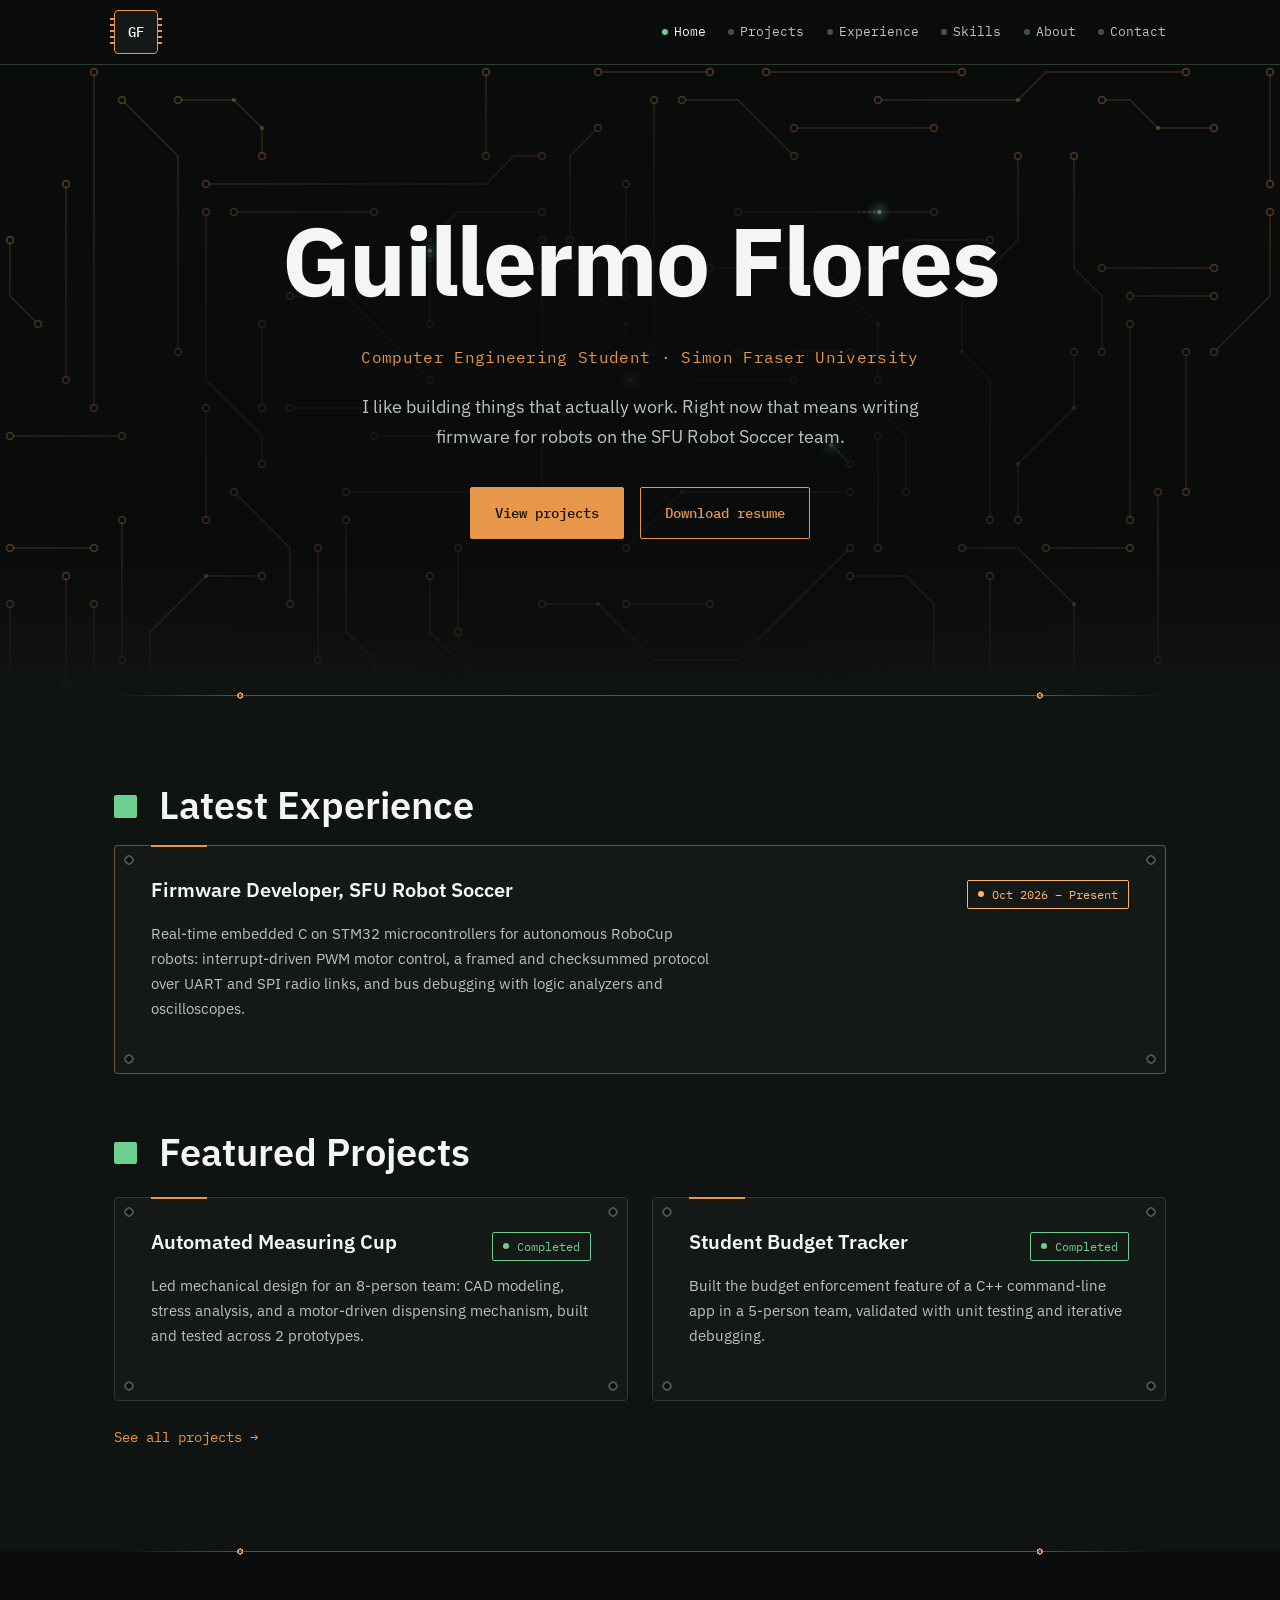
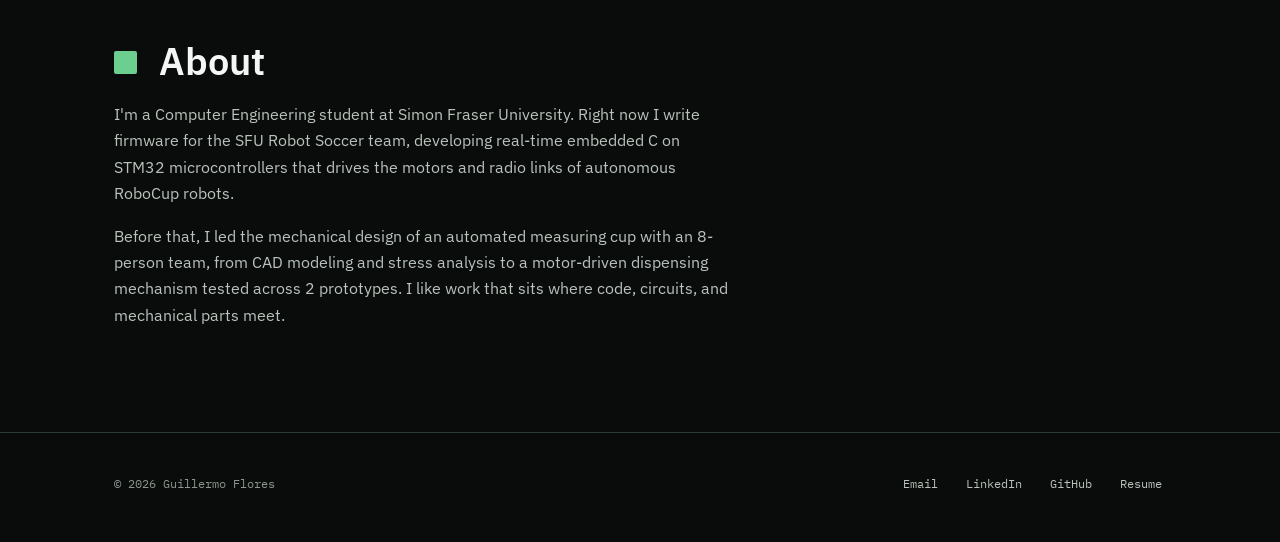
<file: index.html>
<!DOCTYPE html>
<html lang="en">
<head>
<meta charset="UTF-8">
<meta name="viewport" content="width=device-width, initial-scale=1.0">
<title>Guillermo Flores | Computer Engineering Portfolio</title>
<meta name="description" content="Guillermo Flores is a Computer Engineering student at Simon Fraser University who writes embedded C firmware on STM32 for SFU Robot Soccer and builds hardware prototypes.">
<link rel="icon" href="favicon.svg" type="image/svg+xml">
<link rel="stylesheet" href="style.css?v=20261118">
<link rel="preconnect" href="https://fonts.googleapis.com">
<link rel="preconnect" href="https://fonts.gstatic.com" crossorigin>
<link rel="stylesheet" href="https://fonts.googleapis.com/css2?family=IBM+Plex+Sans:wght@400;500;600;700&family=IBM+Plex+Mono:wght@400;500&display=swap">
<meta name="theme-color" content="#0a0c0b">
<link rel="apple-touch-icon" href="apple-touch-icon.png">
<link rel="canonical" href="https://portfolio.gflores.ca/">
<meta property="og:type" content="website">
<meta property="og:title" content="Guillermo Flores | Computer Engineering Portfolio">
<meta property="og:description" content="Guillermo Flores is a Computer Engineering student at Simon Fraser University who writes embedded C firmware on STM32 for SFU Robot Soccer and builds hardware prototypes.">
<meta property="og:url" content="https://portfolio.gflores.ca/">
<meta property="og:image" content="https://portfolio.gflores.ca/og.png">
<meta name="twitter:card" content="summary_large_image">
</head>
<body>
<a class="skip-link" href="#main">Skip to content</a>

<div class="progress-bar" aria-hidden="true"><div class="progress-fill"></div></div>

<header class="site-header">
  <div class="wrap header-inner">
    <a href="index.html" class="wordmark" aria-label="Home">GF</a>
    <button type="button" class="nav-toggle" aria-expanded="false" aria-controls="site-nav">Menu</button>
    <nav class="nav" id="site-nav">
      <a href="index.html" class="active" aria-current="page">Home</a>
      <a href="projects.html">Projects</a>
      <a href="experience.html">Experience</a>
      <a href="skills.html">Skills</a>
      <a href="about.html">About</a>
      <a href="contact.html">Contact</a>
    </nav>
  </div>
</header>

<main id="main">

  <!-- ============ HERO ============ -->
  <section class="hero" id="top">
    <canvas class="circuit-bg" aria-hidden="true"></canvas>
    <div class="hero-vignette" aria-hidden="true"></div>
    <div class="wrap hero-inner">
      <h1>Guillermo Flores</h1>
      <p class="hero-role">Computer Engineering Student &middot; Simon&nbsp;Fraser&nbsp;University</p>
      <p class="hero-tagline">I like building things that actually work. Right now that
        means writing firmware for robots on the SFU Robot Soccer team.</p>
      <div class="hero-actions">
        <a href="projects.html" class="btn btn-primary">View projects</a>
        <a href="Guillermo_Flores_Resume.pdf" class="btn btn-secondary" download>Download resume</a>
      </div>
    </div>
  </section>

  <section class="featured" data-reveal>
    <div class="wrap">
      <div class="now">
        <h2>Latest Experience</h2>
        <article class="project-card now-card">
          <div class="project-head">
            <h3><a class="card-link" href="experience.html#robot-soccer">Firmware Developer, SFU Robot Soccer</a></h3>
            <span class="status status-live">Oct 2026 &ndash; Present</span>
          </div>
          <p class="interest-summary">Real-time embedded C on STM32 microcontrollers for autonomous
            RoboCup robots: interrupt-driven PWM motor control, a framed and checksummed
            protocol over UART and SPI radio links, and bus debugging with logic analyzers
            and oscilloscopes.</p>
        </article>
      </div>
      <h2>Featured Projects</h2>
      <div class="project-grid">
        <article class="project-card">
          <div class="project-head">
            <h3><a class="card-link" href="projects.html#measuring-cup">Automated Measuring Cup</a></h3>
            <span class="status status-done">Completed</span>
          </div>
          <p class="interest-summary">Led mechanical design for an 8-person team: CAD modeling, stress analysis, and a motor-driven dispensing mechanism, built and tested across 2 prototypes.</p>
        </article>
        <article class="project-card">
          <div class="project-head">
            <h3><a class="card-link" href="projects.html#budget-tracker">Student Budget Tracker</a></h3>
            <span class="status status-done">Completed</span>
          </div>
          <p class="interest-summary">Built the budget enforcement feature of a C++ command-line app in a 5-person team, validated with unit testing and iterative debugging.</p>
        </article>
      </div>
      <p class="featured-more"><a href="projects.html">See all projects &rarr;</a></p>
    </div>
  </section>

  <!-- ============ ABOUT ============ -->
  <section class="about" id="about" data-reveal>
    <div class="wrap about-inner">
      <div class="about-copy">
        <h2>About</h2>
        <p>I'm a Computer Engineering student at Simon Fraser University. Right now I
          write firmware for the SFU Robot Soccer team, developing real-time embedded C on
          STM32 microcontrollers that drives the motors and radio links of autonomous
          RoboCup robots.</p>
        <p>Before that, I led the mechanical design of an automated measuring cup with an
          8-person team, from CAD modeling and stress analysis to a motor-driven dispensing
          mechanism tested across 2 prototypes. I like work that sits where code, circuits,
          and mechanical parts meet.</p>
      </div>
    </div>
  </section>

</main>

<footer class="site-footer">
  <div class="wrap footer-inner">
    <p>&copy; <span class="year">2026</span> Guillermo Flores</p>
    <nav class="footer-links" aria-label="Footer">
      <a href="mailto:uflores2025@gmail.com">Email</a>
      <a href="https://www.linkedin.com/in/-guf" target="_blank" rel="noopener">LinkedIn</a>
      <a href="https://github.com/uflores07" target="_blank" rel="noopener">GitHub</a>
      <a href="Guillermo_Flores_Resume.pdf" target="_blank" rel="noopener">Resume</a>
    </nav>
  </div>
</footer>

<script src="script.js?v=20261118" defer></script>
</body>
</html>
</file>
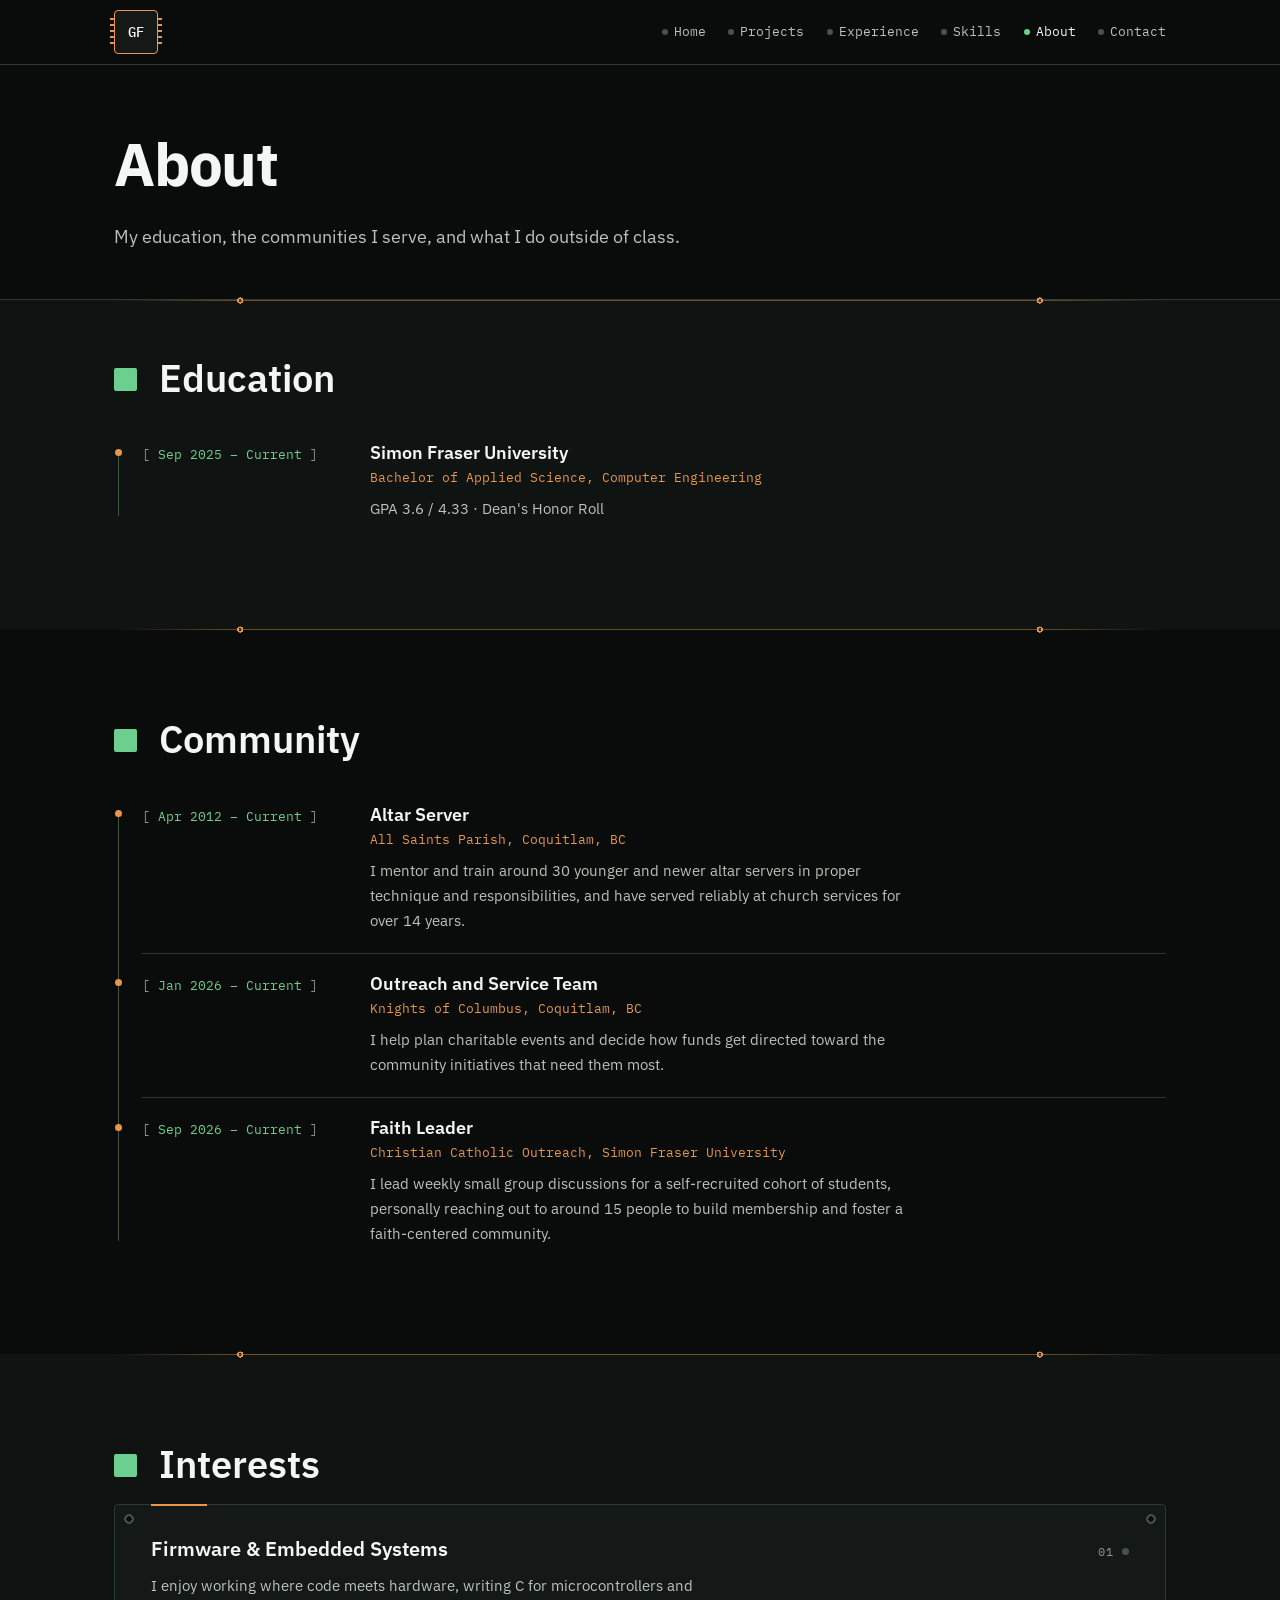
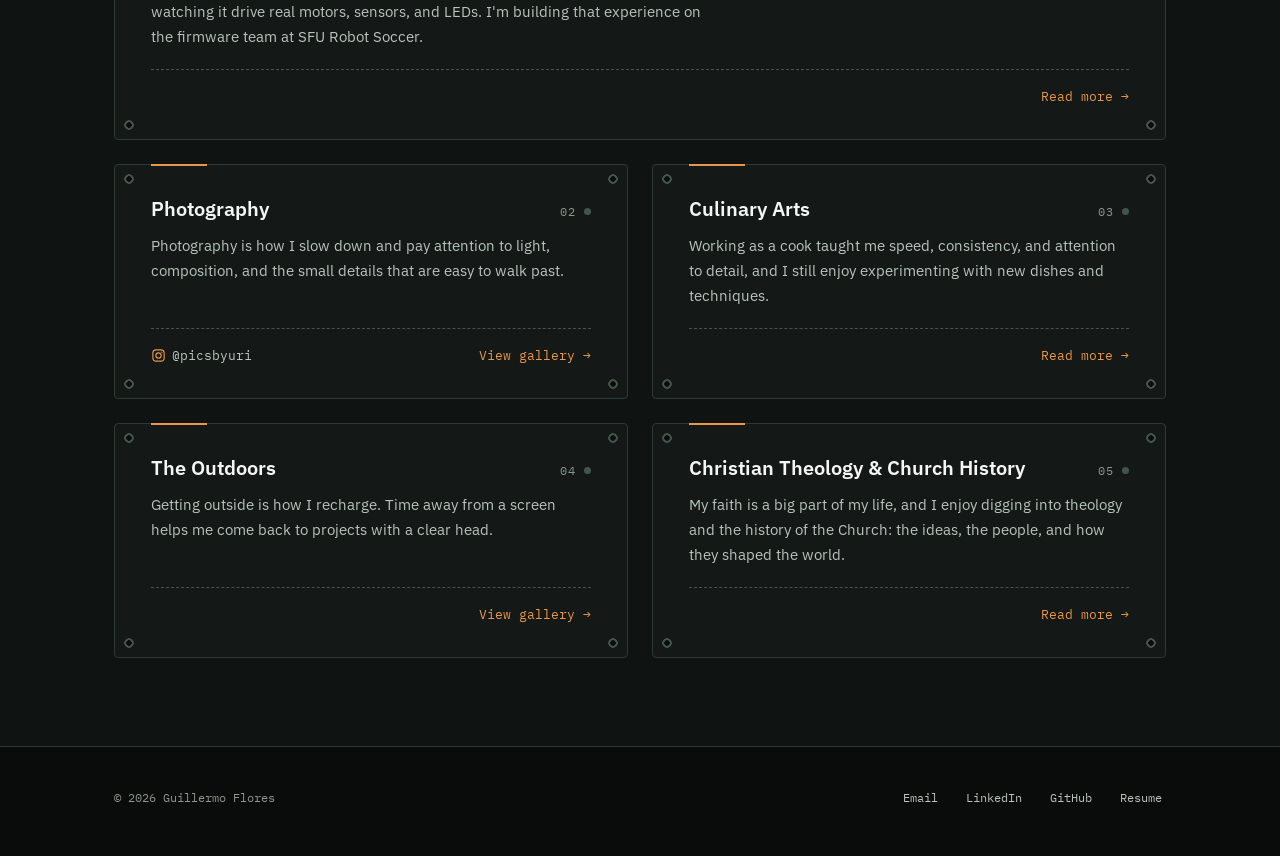
<file: about.html>
<!DOCTYPE html>
<html lang="en">
<head>
<meta charset="UTF-8">
<meta name="viewport" content="width=device-width, initial-scale=1.0">
<title>About | Guillermo Flores</title>
<meta name="description" content="About Guillermo Flores: Computer Engineering at Simon Fraser University, volunteer work with his parish and the Knights of Columbus, and interests from firmware to photography.">
<link rel="icon" href="favicon.svg" type="image/svg+xml">
<link rel="stylesheet" href="style.css?v=20261118">
<link rel="preconnect" href="https://fonts.googleapis.com">
<link rel="preconnect" href="https://fonts.gstatic.com" crossorigin>
<link rel="stylesheet" href="https://fonts.googleapis.com/css2?family=IBM+Plex+Sans:wght@400;500;600;700&family=IBM+Plex+Mono:wght@400;500&display=swap">
<meta name="theme-color" content="#0a0c0b">
<link rel="apple-touch-icon" href="apple-touch-icon.png">
<link rel="canonical" href="https://portfolio.gflores.ca/about">
<meta property="og:type" content="website">
<meta property="og:title" content="About | Guillermo Flores">
<meta property="og:description" content="About Guillermo Flores: Computer Engineering at Simon Fraser University, volunteer work with his parish and the Knights of Columbus, and interests from firmware to photography.">
<meta property="og:url" content="https://portfolio.gflores.ca/about">
<meta property="og:image" content="https://portfolio.gflores.ca/og.png">
<meta name="twitter:card" content="summary_large_image">
</head>
<body>
<a class="skip-link" href="#main">Skip to content</a>

<div class="progress-bar" aria-hidden="true"><div class="progress-fill"></div></div>

<header class="site-header">
  <div class="wrap header-inner">
    <a href="index.html" class="wordmark" aria-label="Home">GF</a>
    <button type="button" class="nav-toggle" aria-expanded="false" aria-controls="site-nav">Menu</button>
    <nav class="nav" id="site-nav">
      <a href="index.html">Home</a>
      <a href="projects.html">Projects</a>
      <a href="experience.html">Experience</a>
      <a href="skills.html">Skills</a>
      <a href="about.html" class="active" aria-current="page">About</a>
      <a href="contact.html">Contact</a>
    </nav>
  </div>
</header>

<main id="main">

  <section class="page-hero">
    <div class="wrap">
      <h1>About</h1>
      <p class="page-intro">My education, the communities I serve, and what I do outside of class.</p>
    </div>
  </section>

  <section class="education" id="education" data-reveal>
    <div class="wrap">
      <h2>Education</h2>
      <div class="log-list">
        <div class="log-entry">
          <span class="log-date">Sep 2025 &ndash; Current</span>
          <div class="log-body">
            <h3>Simon Fraser University</h3>
            <p class="log-org">Bachelor of Applied Science, Computer Engineering</p>
            <p class="log-desc">GPA 3.6 / 4.33 &middot; Dean's Honor Roll</p>
          </div>
        </div>
      </div>
    </div>
  </section>

  <section class="volunteer-experience" id="community" data-reveal>
    <div class="wrap">
      <h2>Community</h2>
      <div class="log-list">
        <div class="log-entry">
          <span class="log-date">Apr 2012 &ndash; Current</span>
          <div class="log-body">
            <h3>Altar Server</h3>
            <p class="log-org">All Saints Parish, Coquitlam, BC</p>
            <p class="log-desc">I mentor and train around 30 younger and newer altar
              servers in proper technique and responsibilities, and have served
              reliably at church services for over 14 years.</p>
          </div>
        </div>
        <div class="log-entry">
          <span class="log-date">Jan 2026 &ndash; Current</span>
          <div class="log-body">
            <h3>Outreach and Service Team</h3>
            <p class="log-org">Knights of Columbus, Coquitlam, BC</p>
            <p class="log-desc">I help plan charitable events and decide how funds
              get directed toward the community initiatives that need them most.</p>
          </div>
        </div>
        <div class="log-entry">
          <span class="log-date">Sep 2026 &ndash; Current</span>
          <div class="log-body">
            <h3>Faith Leader</h3>
            <p class="log-org">Christian Catholic Outreach, Simon Fraser University</p>
            <p class="log-desc">I lead weekly small group discussions for a self-recruited
              cohort of students, personally reaching out to around 15 people to build
              membership and foster a faith-centered community.</p>
          </div>
        </div>
      </div>
    </div>
  </section>

  <section class="interests" id="interests" data-reveal>
    <div class="wrap">
      <h2>Interests</h2>
      <!-- summaries come from each interest page's intro; edit both together -->
      <ul class="interest-grid">
        <li class="project-card interest-card">
          <header class="project-head">
            <h3><a class="card-link" href="interests/firmware.html">Firmware &amp; Embedded Systems</a></h3>
            <span class="interest-index" aria-hidden="true">01</span>
          </header>
          <p class="interest-summary">I enjoy working where code meets hardware, writing C for microcontrollers and watching it drive real motors, sensors, and LEDs. I'm building that experience on the firmware team at SFU Robot Soccer.</p>
          <div class="interest-foot">
            <span class="interest-cta" aria-hidden="true">Read more &rarr;</span>
          </div>
        </li>
        <li class="project-card interest-card">
          <header class="project-head">
            <h3><a class="card-link" href="interests/photography.html">Photography</a></h3>
            <span class="interest-index" aria-hidden="true">02</span>
          </header>
          <p class="interest-summary">Photography is how I slow down and pay attention to light, composition, and the small details that are easy to walk past.</p>
          <div class="interest-foot">
            <a class="card-ig" href="https://www.instagram.com/picsbyuri/" target="_blank" rel="noopener">
              <svg viewBox="0 0 24 24" fill="none" stroke="currentColor" stroke-width="1.8" aria-hidden="true"><rect x="3" y="3" width="18" height="18" rx="5"/><circle cx="12" cy="12" r="4.2"/><circle cx="17.3" cy="6.7" r="1" fill="currentColor" stroke="none"/></svg>
              @picsbyuri
            </a>
            <span class="interest-cta" aria-hidden="true">View gallery &rarr;</span>
          </div>
        </li>
        <li class="project-card interest-card">
          <header class="project-head">
            <h3><a class="card-link" href="interests/culinary.html">Culinary Arts</a></h3>
            <span class="interest-index" aria-hidden="true">03</span>
          </header>
          <p class="interest-summary">Working as a cook taught me speed, consistency, and attention to detail, and I still enjoy experimenting with new dishes and techniques.</p>
          <div class="interest-foot">
            <span class="interest-cta" aria-hidden="true">Read more &rarr;</span>
          </div>
        </li>
        <li class="project-card interest-card">
          <header class="project-head">
            <h3><a class="card-link" href="interests/outdoors.html">The Outdoors</a></h3>
            <span class="interest-index" aria-hidden="true">04</span>
          </header>
          <p class="interest-summary">Getting outside is how I recharge. Time away from a screen helps me come back to projects with a clear head.</p>
          <div class="interest-foot">
            <span class="interest-cta" aria-hidden="true">View gallery &rarr;</span>
          </div>
        </li>
        <li class="project-card interest-card">
          <header class="project-head">
            <h3><a class="card-link" href="interests/theology.html">Christian Theology &amp; Church History</a></h3>
            <span class="interest-index" aria-hidden="true">05</span>
          </header>
          <p class="interest-summary">My faith is a big part of my life, and I enjoy digging into theology and the history of the Church: the ideas, the people, and how they shaped the world.</p>
          <div class="interest-foot">
            <span class="interest-cta" aria-hidden="true">Read more &rarr;</span>
          </div>
        </li>
      </ul>
    </div>
  </section>

</main>

<footer class="site-footer">
  <div class="wrap footer-inner">
    <p>&copy; <span class="year">2026</span> Guillermo Flores</p>
    <nav class="footer-links" aria-label="Footer">
      <a href="mailto:uflores2025@gmail.com">Email</a>
      <a href="https://www.linkedin.com/in/-guf" target="_blank" rel="noopener">LinkedIn</a>
      <a href="https://github.com/uflores07" target="_blank" rel="noopener">GitHub</a>
      <a href="Guillermo_Flores_Resume.pdf" target="_blank" rel="noopener">Resume</a>
    </nav>
  </div>
</footer>

<script src="script.js?v=20261118" defer></script>
</body>
</html>
</file>
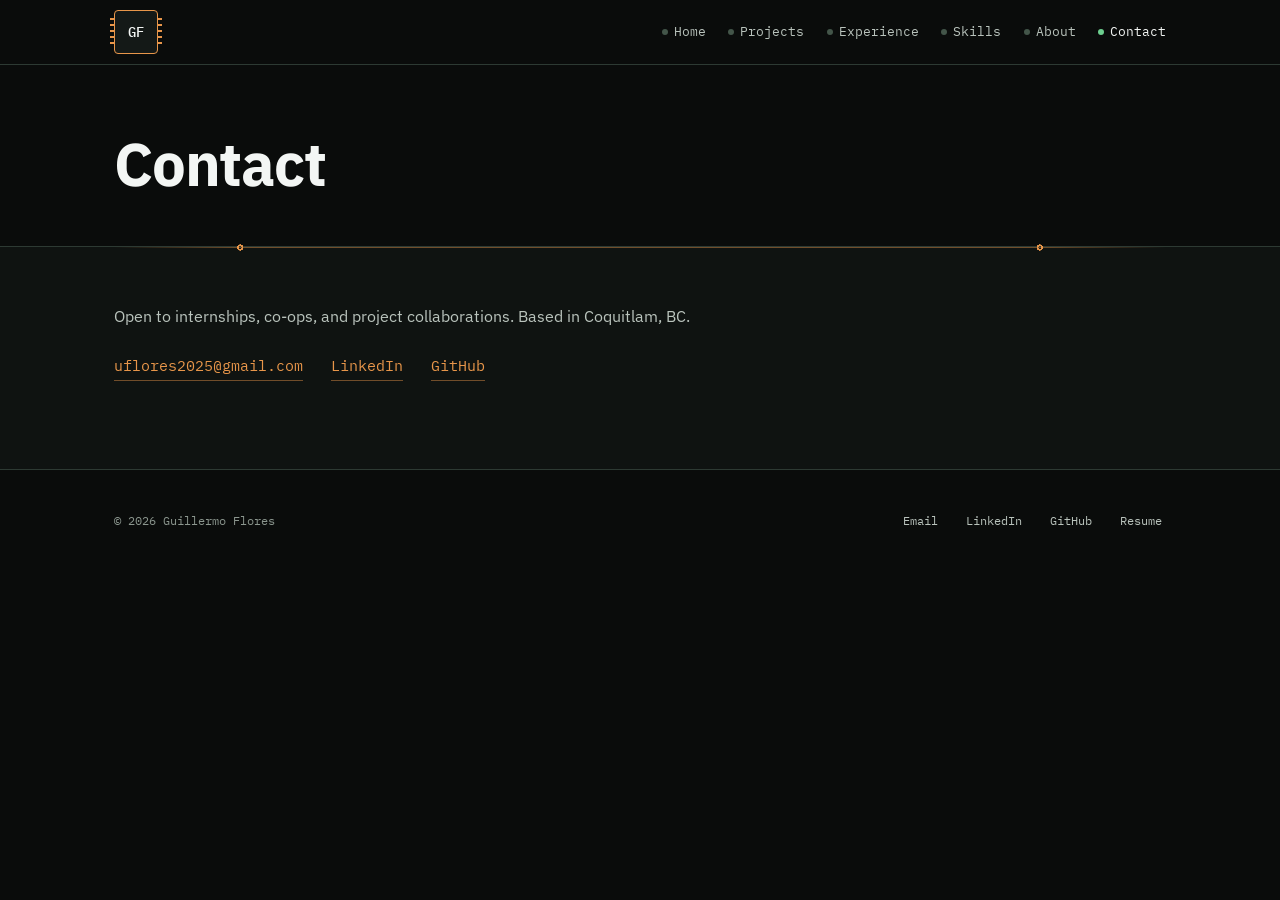
<file: contact.html>
<!DOCTYPE html>
<html lang="en">
<head>
<meta charset="UTF-8">
<meta name="viewport" content="width=device-width, initial-scale=1.0">
<title>Contact | Guillermo Flores</title>
<meta name="description" content="Contact Guillermo Flores about internships, co-ops and project collaborations.">
<link rel="icon" href="favicon.svg" type="image/svg+xml">
<link rel="stylesheet" href="style.css?v=20261118">
<link rel="preconnect" href="https://fonts.googleapis.com">
<link rel="preconnect" href="https://fonts.gstatic.com" crossorigin>
<link rel="stylesheet" href="https://fonts.googleapis.com/css2?family=IBM+Plex+Sans:wght@400;500;600;700&family=IBM+Plex+Mono:wght@400;500&display=swap">
<meta name="theme-color" content="#0a0c0b">
<link rel="apple-touch-icon" href="apple-touch-icon.png">
<link rel="canonical" href="https://portfolio.gflores.ca/contact">
<meta property="og:type" content="website">
<meta property="og:title" content="Contact | Guillermo Flores">
<meta property="og:description" content="Contact Guillermo Flores about internships, co-ops and project collaborations.">
<meta property="og:url" content="https://portfolio.gflores.ca/contact">
<meta property="og:image" content="https://portfolio.gflores.ca/og.png">
<meta name="twitter:card" content="summary_large_image">
</head>
<body>
<a class="skip-link" href="#main">Skip to content</a>

<div class="progress-bar" aria-hidden="true"><div class="progress-fill"></div></div>

<header class="site-header">
  <div class="wrap header-inner">
    <a href="index.html" class="wordmark" aria-label="Home">GF</a>
    <button type="button" class="nav-toggle" aria-expanded="false" aria-controls="site-nav">Menu</button>
    <nav class="nav" id="site-nav">
      <a href="index.html">Home</a>
      <a href="projects.html">Projects</a>
      <a href="experience.html">Experience</a>
      <a href="skills.html">Skills</a>
      <a href="about.html">About</a>
      <a href="contact.html" class="active" aria-current="page">Contact</a>
    </nav>
  </div>
</header>

<main id="main">

  <section class="page-hero">
    <div class="wrap">
      <h1>Contact</h1>
    </div>
  </section>

  <section class="contact" data-reveal>
    <div class="wrap contact-inner">
      <p>Open to internships, co-ops, and project collaborations. Based in
        Coquitlam, BC.</p>
      <div class="contact-links">
        <a href="mailto:uflores2025@gmail.com">uflores2025@gmail.com</a>
        <a href="https://www.linkedin.com/in/-guf" target="_blank" rel="noopener">LinkedIn</a>
        <a href="https://github.com/uflores07" target="_blank" rel="noopener">GitHub</a>
      </div>
    </div>
  </section>

</main>

<footer class="site-footer">
  <div class="wrap footer-inner">
    <p>&copy; <span class="year">2026</span> Guillermo Flores</p>
    <nav class="footer-links" aria-label="Footer">
      <a href="mailto:uflores2025@gmail.com">Email</a>
      <a href="https://www.linkedin.com/in/-guf" target="_blank" rel="noopener">LinkedIn</a>
      <a href="https://github.com/uflores07" target="_blank" rel="noopener">GitHub</a>
      <a href="Guillermo_Flores_Resume.pdf" target="_blank" rel="noopener">Resume</a>
    </nav>
  </div>
</footer>

<script src="script.js?v=20261118" defer></script>
</body>
</html>
</file>
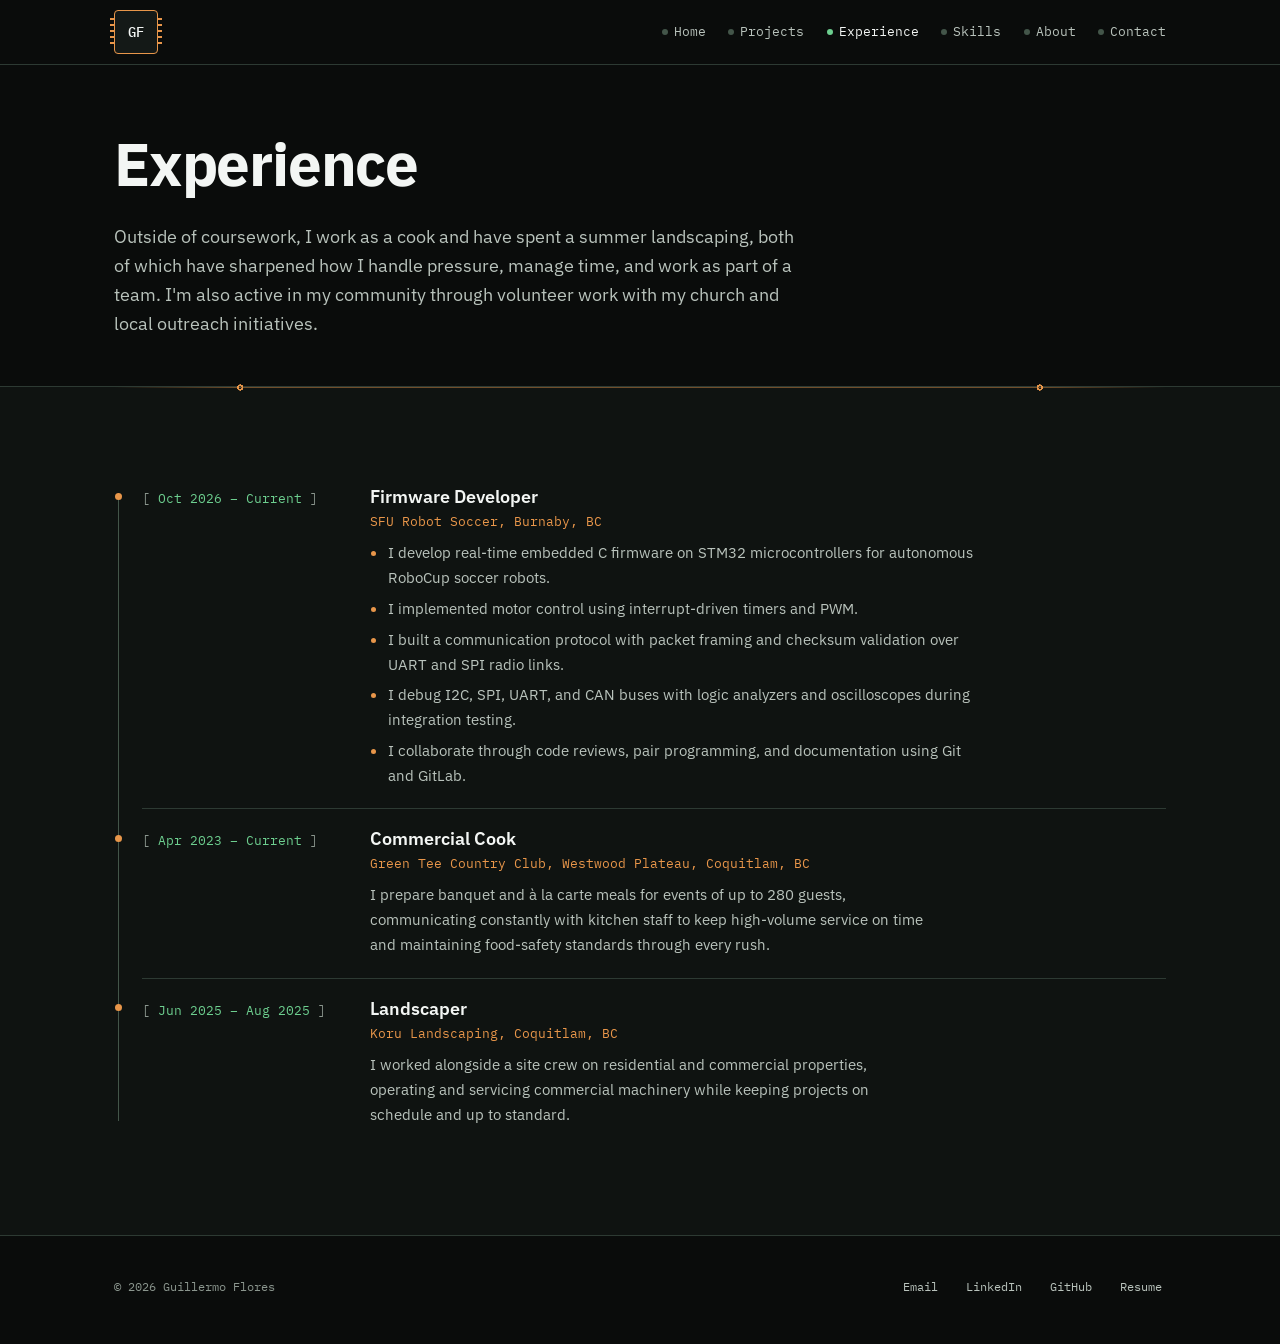
<file: experience.html>
<!DOCTYPE html>
<html lang="en">
<head>
<meta charset="UTF-8">
<meta name="viewport" content="width=device-width, initial-scale=1.0">
<title>Experience | Guillermo Flores</title>
<meta name="description" content="Work experience of Guillermo Flores: firmware developer at SFU Robot Soccer, commercial cook and landscaper.">
<link rel="icon" href="favicon.svg" type="image/svg+xml">
<link rel="stylesheet" href="style.css?v=20261118">
<link rel="preconnect" href="https://fonts.googleapis.com">
<link rel="preconnect" href="https://fonts.gstatic.com" crossorigin>
<link rel="stylesheet" href="https://fonts.googleapis.com/css2?family=IBM+Plex+Sans:wght@400;500;600;700&family=IBM+Plex+Mono:wght@400;500&display=swap">
<meta name="theme-color" content="#0a0c0b">
<link rel="apple-touch-icon" href="apple-touch-icon.png">
<link rel="canonical" href="https://portfolio.gflores.ca/experience">
<meta property="og:type" content="website">
<meta property="og:title" content="Experience | Guillermo Flores">
<meta property="og:description" content="Work experience of Guillermo Flores: firmware developer at SFU Robot Soccer, commercial cook and landscaper.">
<meta property="og:url" content="https://portfolio.gflores.ca/experience">
<meta property="og:image" content="https://portfolio.gflores.ca/og.png">
<meta name="twitter:card" content="summary_large_image">
</head>
<body>
<a class="skip-link" href="#main">Skip to content</a>

<div class="progress-bar" aria-hidden="true"><div class="progress-fill"></div></div>

<header class="site-header">
  <div class="wrap header-inner">
    <a href="index.html" class="wordmark" aria-label="Home">GF</a>
    <button type="button" class="nav-toggle" aria-expanded="false" aria-controls="site-nav">Menu</button>
    <nav class="nav" id="site-nav">
      <a href="index.html">Home</a>
      <a href="projects.html">Projects</a>
      <a href="experience.html" class="active" aria-current="page">Experience</a>
      <a href="skills.html">Skills</a>
      <a href="about.html">About</a>
      <a href="contact.html">Contact</a>
    </nav>
  </div>
</header>

<main id="main">

  <section class="page-hero">
    <div class="wrap">
      <h1>Experience</h1>
      <p class="page-intro">Outside of coursework, I work as a cook and have spent a summer landscaping, both of which have sharpened how I handle pressure, manage time, and work as part of a team. I'm also active in my community through volunteer work with my church and local outreach initiatives.</p>
    </div>
  </section>

  <section class="work-experience" data-reveal>
    <div class="wrap">

      <h2 class="sr-only">Work experience</h2>
      <div class="log-list">
        <div class="log-entry" id="robot-soccer">
          <span class="log-date">Oct 2026 &ndash; Current</span>
          <div class="log-body">
            <h3>Firmware Developer</h3>
            <p class="log-org">SFU Robot Soccer, Burnaby, BC</p>
            <ul class="log-points">
              <li>I develop real-time embedded C firmware on STM32 microcontrollers for
                autonomous RoboCup soccer robots.</li>
              <li>I implemented motor control using interrupt-driven timers and PWM.</li>
              <li>I built a communication protocol with packet framing and checksum
                validation over UART and SPI radio links.</li>
              <li>I debug I2C, SPI, UART, and CAN buses with logic analyzers and
                oscilloscopes during integration testing.</li>
              <li>I collaborate through code reviews, pair programming, and documentation
                using Git and GitLab.</li>
            </ul>
          </div>
        </div>
        <div class="log-entry" id="commercial-cook">
          <span class="log-date">Apr 2023 &ndash; Current</span>
          <div class="log-body">
            <h3>Commercial Cook</h3>
            <p class="log-org">Green Tee Country Club, Westwood Plateau, Coquitlam, BC</p>
            <p class="log-desc">I prepare banquet and &agrave; la carte meals for events
              of up to 280 guests, communicating constantly with kitchen staff to keep
              high-volume service on time and maintaining food-safety standards through
              every rush.</p>
          </div>
        </div>
        <div class="log-entry" id="landscaper">
          <span class="log-date">Jun 2025 &ndash; Aug 2025</span>
          <div class="log-body">
            <h3>Landscaper</h3>
            <p class="log-org">Koru Landscaping, Coquitlam, BC</p>
            <p class="log-desc">I worked alongside a site crew on residential and
              commercial properties, operating and servicing commercial machinery
              while keeping projects on schedule and up to standard.</p>
          </div>
        </div>
      </div>
    </div>
  </section>

</main>

<footer class="site-footer">
  <div class="wrap footer-inner">
    <p>&copy; <span class="year">2026</span> Guillermo Flores</p>
    <nav class="footer-links" aria-label="Footer">
      <a href="mailto:uflores2025@gmail.com">Email</a>
      <a href="https://www.linkedin.com/in/-guf" target="_blank" rel="noopener">LinkedIn</a>
      <a href="https://github.com/uflores07" target="_blank" rel="noopener">GitHub</a>
      <a href="Guillermo_Flores_Resume.pdf" target="_blank" rel="noopener">Resume</a>
    </nav>
  </div>
</footer>

<script src="script.js?v=20261118" defer></script>
</body>
</html>
</file>
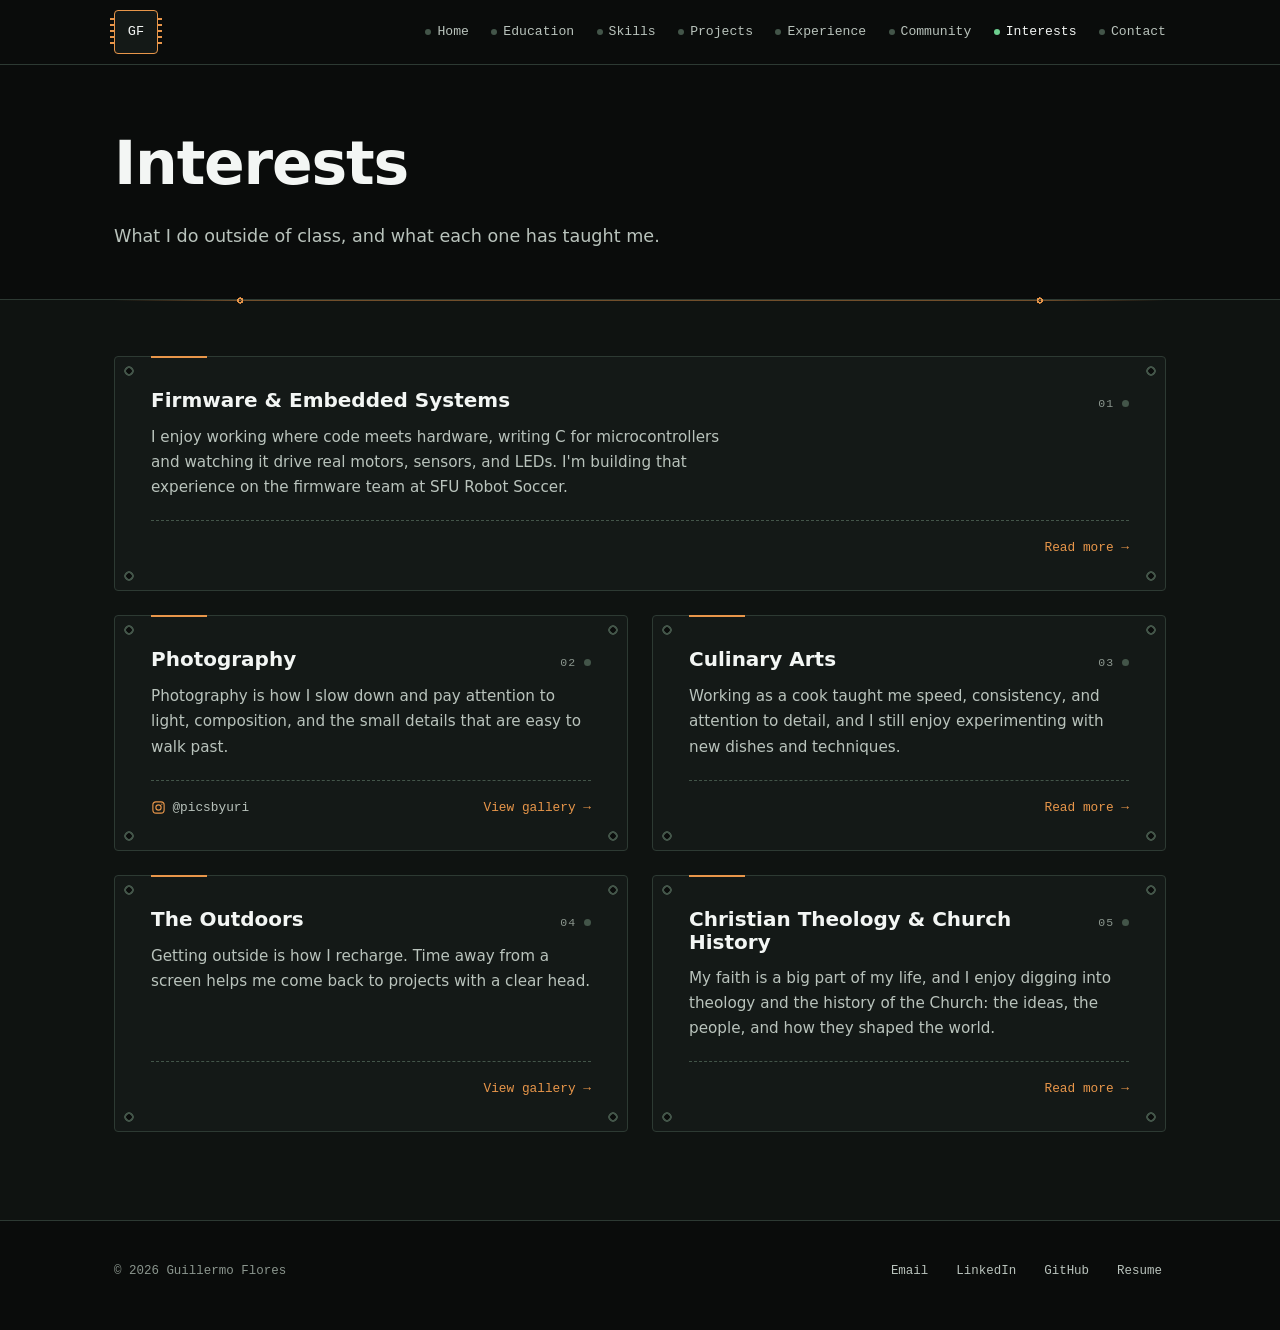
<file: interests.html>
<!DOCTYPE html>
<html lang="en">
<head>
<meta charset="UTF-8">
<meta name="viewport" content="width=device-width, initial-scale=1.0">
<title>Interests | Guillermo Flores</title>
<meta name="description" content="Interests of Guillermo Flores outside of class: firmware, photography, cooking, the outdoors and theology.">
<link rel="icon" href="favicon.svg" type="image/svg+xml">
<link rel="stylesheet" href="style.css">
</head>
<body>

<div class="progress-bar" aria-hidden="true"><div class="progress-fill"></div></div>

<header class="site-header">
  <div class="wrap header-inner">
    <a href="index.html" class="wordmark" aria-label="Home">GF</a>
    <button type="button" class="nav-toggle" aria-expanded="false" aria-controls="site-nav">Menu</button>
    <nav class="nav" id="site-nav">
      <a href="index.html">Home</a>
      <a href="education.html">Education</a>
      <a href="skills.html">Skills</a>
      <a href="projects.html">Projects</a>
      <a href="experience.html">Experience</a>
      <a href="community.html">Community</a>
      <a href="interests.html" class="active" aria-current="page">Interests</a>
      <a href="contact.html">Contact</a>
    </nav>
  </div>
</header>

<main>

  <section class="page-hero">
    <div class="wrap">
      <h1>Interests</h1>
      <p class="page-intro">What I do outside of class, and what each one has taught me.</p>
    </div>
  </section>

  <section class="interests" data-reveal>
    <div class="wrap">
      <!-- summaries come from each interest page's intro; edit both together -->
      <ul class="interest-grid">
        <li class="project-card interest-card">
          <header class="project-head">
            <h3><a class="card-link" href="interests/firmware.html">Firmware &amp; Embedded Systems</a></h3>
            <span class="interest-index" aria-hidden="true">01</span>
          </header>
          <p class="interest-summary">I enjoy working where code meets hardware, writing C for microcontrollers and watching it drive real motors, sensors, and LEDs. I'm building that experience on the firmware team at SFU Robot Soccer.</p>
          <div class="interest-foot">
            <span class="interest-cta" aria-hidden="true">Read more &rarr;</span>
          </div>
        </li>
        <li class="project-card interest-card">
          <header class="project-head">
            <h3><a class="card-link" href="interests/photography.html">Photography</a></h3>
            <span class="interest-index" aria-hidden="true">02</span>
          </header>
          <p class="interest-summary">Photography is how I slow down and pay attention to light, composition, and the small details that are easy to walk past.</p>
          <div class="interest-foot">
            <a class="card-ig" href="https://www.instagram.com/picsbyuri/" target="_blank" rel="noopener">
              <svg viewBox="0 0 24 24" fill="none" stroke="currentColor" stroke-width="1.8" aria-hidden="true"><rect x="3" y="3" width="18" height="18" rx="5"/><circle cx="12" cy="12" r="4.2"/><circle cx="17.3" cy="6.7" r="1" fill="currentColor" stroke="none"/></svg>
              @picsbyuri
            </a>
            <span class="interest-cta" aria-hidden="true">View gallery &rarr;</span>
          </div>
        </li>
        <li class="project-card interest-card">
          <header class="project-head">
            <h3><a class="card-link" href="interests/culinary.html">Culinary Arts</a></h3>
            <span class="interest-index" aria-hidden="true">03</span>
          </header>
          <p class="interest-summary">Working as a cook taught me speed, consistency, and attention to detail, and I still enjoy experimenting with new dishes and techniques.</p>
          <div class="interest-foot">
            <span class="interest-cta" aria-hidden="true">Read more &rarr;</span>
          </div>
        </li>
        <li class="project-card interest-card">
          <header class="project-head">
            <h3><a class="card-link" href="interests/outdoors.html">The Outdoors</a></h3>
            <span class="interest-index" aria-hidden="true">04</span>
          </header>
          <p class="interest-summary">Getting outside is how I recharge. Time away from a screen helps me come back to projects with a clear head.</p>
          <div class="interest-foot">
            <span class="interest-cta" aria-hidden="true">View gallery &rarr;</span>
          </div>
        </li>
        <li class="project-card interest-card">
          <header class="project-head">
            <h3><a class="card-link" href="interests/theology.html">Christian Theology &amp; Church History</a></h3>
            <span class="interest-index" aria-hidden="true">05</span>
          </header>
          <p class="interest-summary">My faith is a big part of my life, and I enjoy digging into theology and the history of the Church: the ideas, the people, and how they shaped the world.</p>
          <div class="interest-foot">
            <span class="interest-cta" aria-hidden="true">Read more &rarr;</span>
          </div>
        </li>
      </ul>
    </div>
  </section>

</main>

<footer class="site-footer">
  <div class="wrap footer-inner">
    <p>&copy; <span class="year">2026</span> Guillermo Flores</p>
    <nav class="footer-links" aria-label="Footer">
      <a href="mailto:uflores2025@gmail.com">Email</a>
      <a href="https://www.linkedin.com/in/-guf" target="_blank" rel="noopener">LinkedIn</a>
      <a href="https://github.com/uflores07" target="_blank" rel="noopener">GitHub</a>
      <a href="Guillermo_Flores_Resume.pdf" target="_blank" rel="noopener">Resume</a>
    </nav>
  </div>
</footer>

<script src="script.js" defer></script>
</body>
</html>
</file>
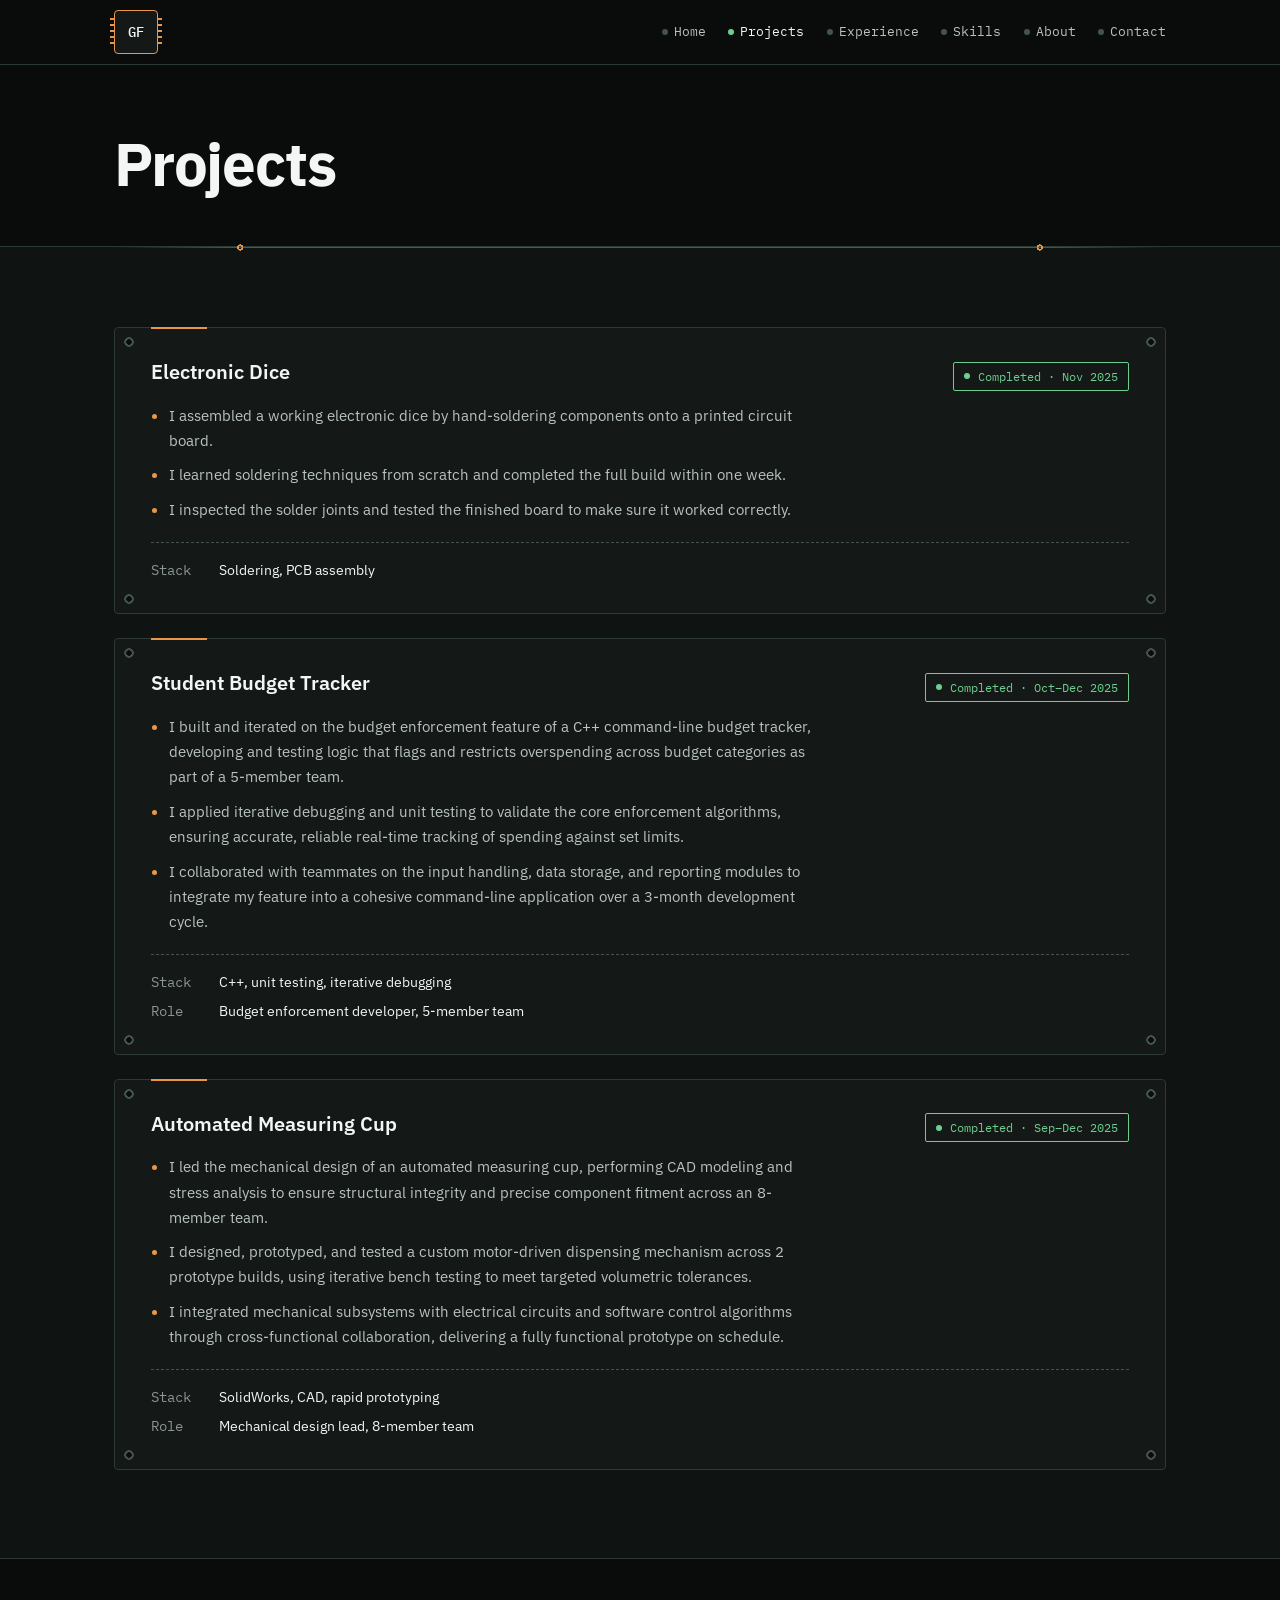
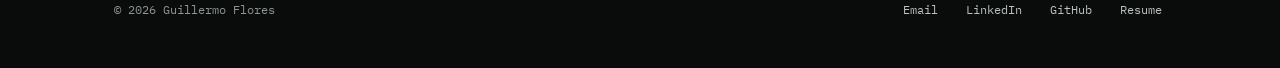
<file: projects.html>
<!DOCTYPE html>
<html lang="en">
<head>
<meta charset="UTF-8">
<meta name="viewport" content="width=device-width, initial-scale=1.0">
<title>Projects | Guillermo Flores</title>
<meta name="description" content="Projects by Guillermo Flores: an electronic dice, a C++ budget tracker and an automated measuring cup.">
<link rel="icon" href="favicon.svg" type="image/svg+xml">
<link rel="stylesheet" href="style.css?v=20261118">
<link rel="preconnect" href="https://fonts.googleapis.com">
<link rel="preconnect" href="https://fonts.gstatic.com" crossorigin>
<link rel="stylesheet" href="https://fonts.googleapis.com/css2?family=IBM+Plex+Sans:wght@400;500;600;700&family=IBM+Plex+Mono:wght@400;500&display=swap">
<meta name="theme-color" content="#0a0c0b">
<link rel="apple-touch-icon" href="apple-touch-icon.png">
<link rel="canonical" href="https://portfolio.gflores.ca/projects">
<meta property="og:type" content="website">
<meta property="og:title" content="Projects | Guillermo Flores">
<meta property="og:description" content="Projects by Guillermo Flores: an electronic dice, a C++ budget tracker and an automated measuring cup.">
<meta property="og:url" content="https://portfolio.gflores.ca/projects">
<meta property="og:image" content="https://portfolio.gflores.ca/og.png">
<meta name="twitter:card" content="summary_large_image">
</head>
<body>
<a class="skip-link" href="#main">Skip to content</a>

<div class="progress-bar" aria-hidden="true"><div class="progress-fill"></div></div>

<header class="site-header">
  <div class="wrap header-inner">
    <a href="index.html" class="wordmark" aria-label="Home">GF</a>
    <button type="button" class="nav-toggle" aria-expanded="false" aria-controls="site-nav">Menu</button>
    <nav class="nav" id="site-nav">
      <a href="index.html">Home</a>
      <a href="projects.html" class="active" aria-current="page">Projects</a>
      <a href="experience.html">Experience</a>
      <a href="skills.html">Skills</a>
      <a href="about.html">About</a>
      <a href="contact.html">Contact</a>
    </nav>
  </div>
</header>

<main id="main">

  <section class="page-hero">
    <div class="wrap">
      <h1>Projects</h1>
    </div>
  </section>

  <section class="projects" data-reveal>
    <div class="wrap">

      <h2 class="sr-only">All projects</h2>
      <div class="project-grid">

        <article class="project-card" id="electronic-dice">
          <header class="project-head">
            <h3>Electronic Dice</h3>
            <span class="status status-done">Completed &middot; Nov 2025</span>
          </header>
          <ul class="project-points">
            <li>I assembled a working electronic dice by hand-soldering components onto
              a printed circuit board.</li>
            <li>I learned soldering techniques from scratch and completed the full build
              within one week.</li>
            <li>I inspected the solder joints and tested the finished board to make sure
              it worked correctly.</li>
          </ul>
          <dl class="project-meta">
            <div><dt>Stack</dt><dd>Soldering, PCB assembly</dd></div>
          </dl>
        </article>

        <article class="project-card" id="budget-tracker">
          <header class="project-head">
            <h3>Student Budget Tracker</h3>
            <span class="status status-done">Completed &middot; Oct–Dec 2025</span>
          </header>
          <ul class="project-points">
            <li>I built and iterated on the budget enforcement feature of a C++
              command-line budget tracker, developing and testing logic that flags and
              restricts overspending across budget categories as part of a 5-member
              team.</li>
            <li>I applied iterative debugging and unit testing to validate the core
              enforcement algorithms, ensuring accurate, reliable real-time tracking of
              spending against set limits.</li>
            <li>I collaborated with teammates on the input handling, data storage, and
              reporting modules to integrate my feature into a cohesive command-line
              application over a 3-month development cycle.</li>
          </ul>
          <dl class="project-meta">
            <div><dt>Stack</dt><dd>C++, unit testing, iterative debugging</dd></div>
            <div><dt>Role</dt><dd>Budget enforcement developer, 5-member team</dd></div>
          </dl>
        </article>

        <article class="project-card" id="measuring-cup">
          <header class="project-head">
            <h3>Automated Measuring Cup</h3>
            <span class="status status-done">Completed &middot; Sep–Dec 2025</span>
          </header>
          <ul class="project-points">
            <li>I led the mechanical design of an automated measuring cup, performing
              CAD modeling and stress analysis to ensure structural integrity and
              precise component fitment across an 8-member team.</li>
            <li>I designed, prototyped, and tested a custom motor-driven dispensing
              mechanism across 2 prototype builds, using iterative bench testing to meet
              targeted volumetric tolerances.</li>
            <li>I integrated mechanical subsystems with electrical circuits and
              software control algorithms through cross-functional collaboration,
              delivering a fully functional prototype on schedule.</li>
          </ul>
          <dl class="project-meta">
            <div><dt>Stack</dt><dd>SolidWorks, CAD, rapid prototyping</dd></div>
            <div><dt>Role</dt><dd>Mechanical design lead, 8-member team</dd></div>
          </dl>
        </article>

      </div>
    </div>
  </section>

</main>

<footer class="site-footer">
  <div class="wrap footer-inner">
    <p>&copy; <span class="year">2026</span> Guillermo Flores</p>
    <nav class="footer-links" aria-label="Footer">
      <a href="mailto:uflores2025@gmail.com">Email</a>
      <a href="https://www.linkedin.com/in/-guf" target="_blank" rel="noopener">LinkedIn</a>
      <a href="https://github.com/uflores07" target="_blank" rel="noopener">GitHub</a>
      <a href="Guillermo_Flores_Resume.pdf" target="_blank" rel="noopener">Resume</a>
    </nav>
  </div>
</footer>

<script src="script.js?v=20261118" defer></script>
</body>
</html>
</file>
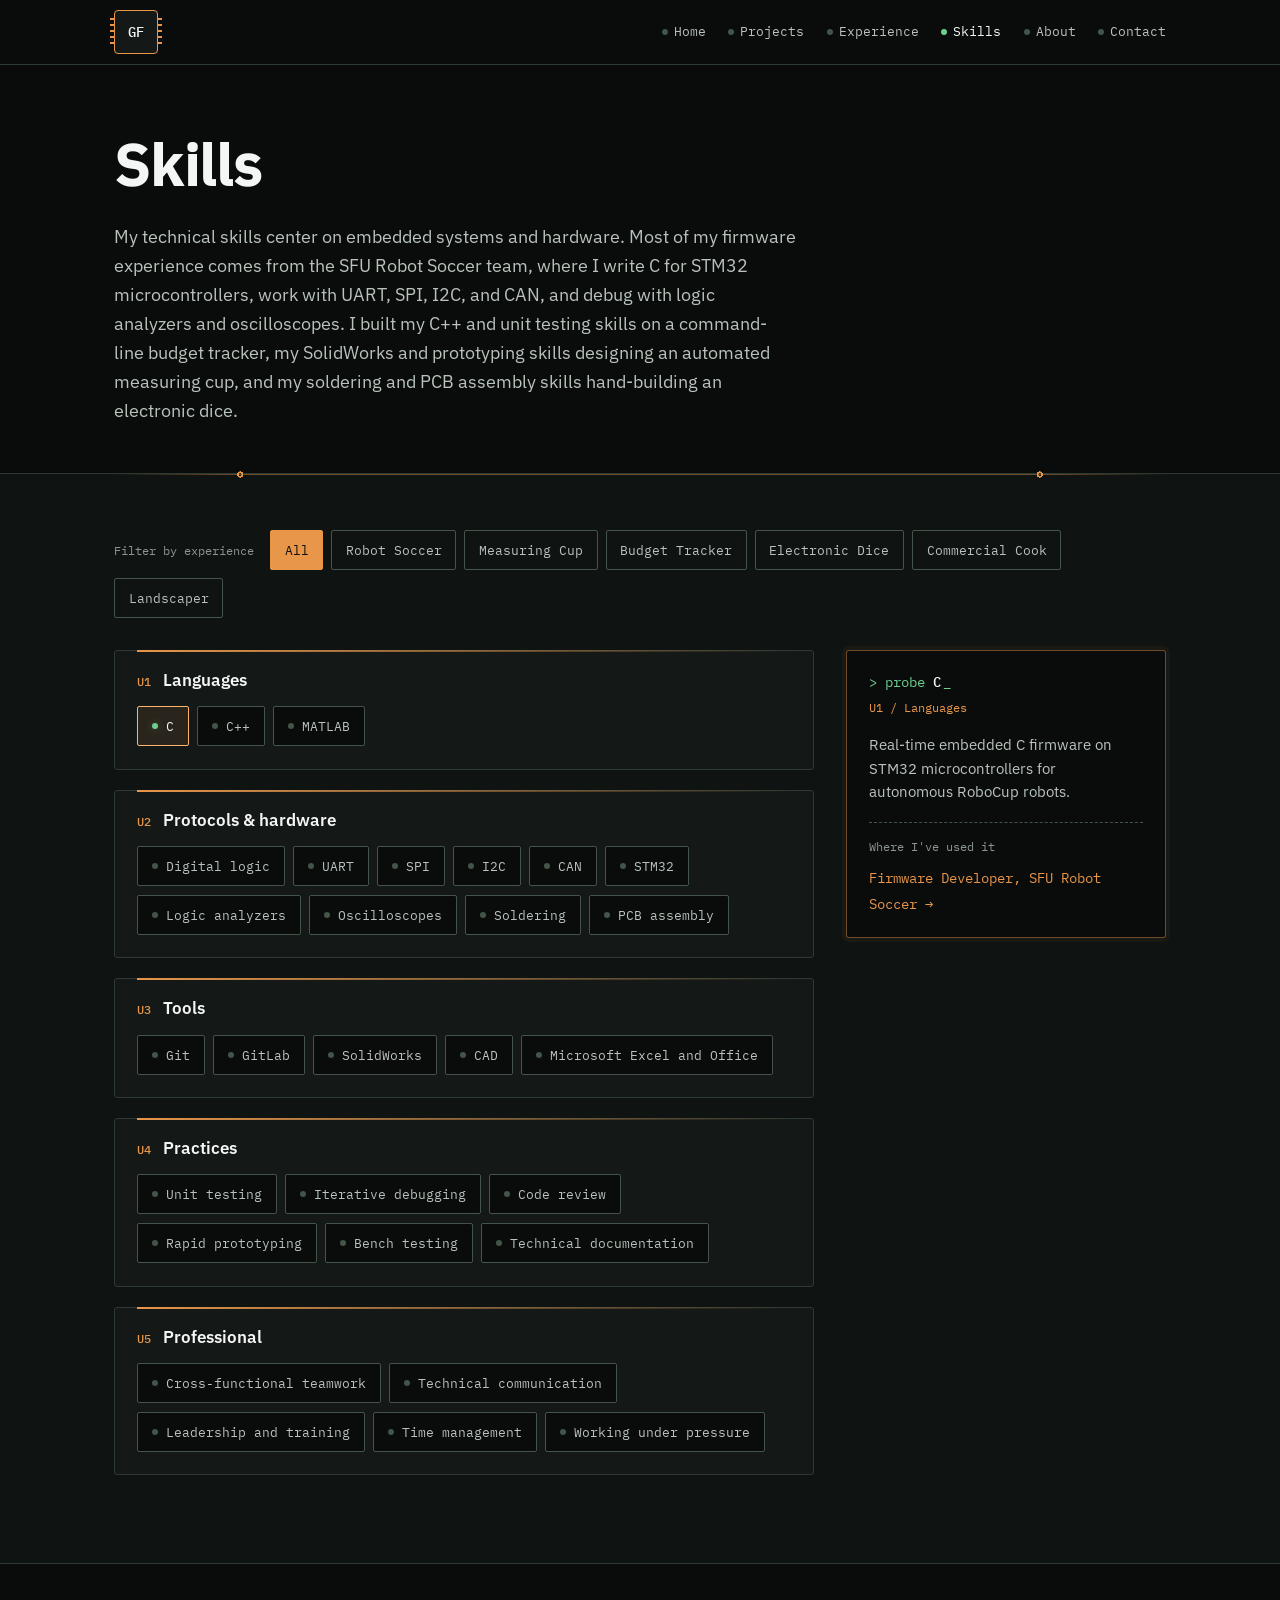
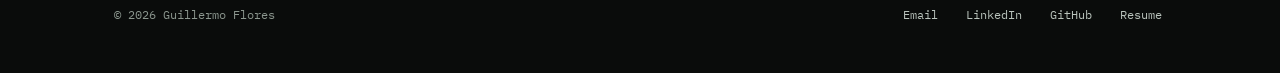
<file: skills.html>
<!DOCTYPE html>
<html lang="en">
<head>
<meta charset="UTF-8">
<meta name="viewport" content="width=device-width, initial-scale=1.0">
<title>Skills | Guillermo Flores</title>
<meta name="description" content="Technical and professional skills of Guillermo Flores: C, C++, STM32, UART, SPI, I2C, CAN, SolidWorks and more.">
<link rel="icon" href="favicon.svg" type="image/svg+xml">
<link rel="stylesheet" href="style.css?v=20261118">
<link rel="preconnect" href="https://fonts.googleapis.com">
<link rel="preconnect" href="https://fonts.gstatic.com" crossorigin>
<link rel="stylesheet" href="https://fonts.googleapis.com/css2?family=IBM+Plex+Sans:wght@400;500;600;700&family=IBM+Plex+Mono:wght@400;500&display=swap">
<meta name="theme-color" content="#0a0c0b">
<link rel="apple-touch-icon" href="apple-touch-icon.png">
<link rel="canonical" href="https://portfolio.gflores.ca/skills">
<meta property="og:type" content="website">
<meta property="og:title" content="Skills | Guillermo Flores">
<meta property="og:description" content="Technical and professional skills of Guillermo Flores: C, C++, STM32, UART, SPI, I2C, CAN, SolidWorks and more.">
<meta property="og:url" content="https://portfolio.gflores.ca/skills">
<meta property="og:image" content="https://portfolio.gflores.ca/og.png">
<meta name="twitter:card" content="summary_large_image">
</head>
<body>
<a class="skip-link" href="#main">Skip to content</a>

<div class="progress-bar" aria-hidden="true"><div class="progress-fill"></div></div>

<header class="site-header">
  <div class="wrap header-inner">
    <a href="index.html" class="wordmark" aria-label="Home">GF</a>
    <button type="button" class="nav-toggle" aria-expanded="false" aria-controls="site-nav">Menu</button>
    <nav class="nav" id="site-nav">
      <a href="index.html">Home</a>
      <a href="projects.html">Projects</a>
      <a href="experience.html">Experience</a>
      <a href="skills.html" class="active" aria-current="page">Skills</a>
      <a href="about.html">About</a>
      <a href="contact.html">Contact</a>
    </nav>
  </div>
</header>

<main id="main">

  <section class="page-hero">
    <div class="wrap">
      <h1>Skills</h1>
      <p class="page-intro">My technical skills center on embedded systems and hardware.
        Most of my firmware experience comes from the SFU Robot Soccer team, where I write C
        for STM32 microcontrollers, work with UART, SPI, I2C, and CAN, and debug with logic
        analyzers and oscilloscopes. I built my C++ and unit testing skills on a command-line
        budget tracker, my SolidWorks and prototyping skills designing an automated measuring
        cup, and my soldering and PCB assembly skills hand-building an electronic dice.</p>
    </div>
  </section>

  <section class="skills" data-reveal>
    <div class="wrap">
      <h2 class="sr-only">Skill list</h2>

      <div class="skill-filter" role="group" aria-label="Show skills from" hidden>
        <span class="skill-filter-label">Filter by experience</span>
        <button type="button" data-src="all" aria-pressed="true">All</button>
        <button type="button" data-src="soccer" aria-pressed="false">Robot Soccer</button>
        <button type="button" data-src="cup" aria-pressed="false">Measuring Cup</button>
        <button type="button" data-src="budget" aria-pressed="false">Budget Tracker</button>
        <button type="button" data-src="dice" aria-pressed="false">Electronic Dice</button>
        <button type="button" data-src="cook" aria-pressed="false">Commercial Cook</button>
        <button type="button" data-src="landscaper" aria-pressed="false">Landscaper</button>
      </div>

      <div class="skill-layout">
        <div class="skill-board">

          <div class="skill-group">
            <h3 class="skill-group-head"><span class="skill-ref">U1</span>Languages</h3>
            <ul class="skill-chips">
              <li><button type="button" class="skill-chip" data-src="soccer" data-note="Real-time embedded C firmware on STM32 microcontrollers for autonomous RoboCup robots.">C</button></li>
              <li><button type="button" class="skill-chip" data-src="budget" data-note="Budget enforcement logic for a command-line app, validated with unit tests.">C++</button></li>
              <li><button type="button" class="skill-chip" data-src="">MATLAB</button></li>
            </ul>
          </div>

          <div class="skill-group">
            <h3 class="skill-group-head"><span class="skill-ref">U2</span>Protocols &amp; hardware</h3>
            <ul class="skill-chips">
              <li><button type="button" class="skill-chip" data-src="">Digital logic</button></li>
              <li><button type="button" class="skill-chip" data-src="soccer" data-note="A communication protocol with packet framing and checksum validation over UART and SPI radio links.">UART</button></li>
              <li><button type="button" class="skill-chip" data-src="soccer" data-note="SPI radio links for robot communication, plus debugging SPI buses during integration testing.">SPI</button></li>
              <li><button type="button" class="skill-chip" data-src="soccer" data-note="Debugging I2C buses with logic analyzers during integration testing.">I2C</button></li>
              <li><button type="button" class="skill-chip" data-src="soccer" data-note="Debugging CAN buses during integration testing.">CAN</button></li>
              <li><button type="button" class="skill-chip" data-src="soccer" data-note="The microcontroller behind the robot firmware, including interrupt-driven timers and PWM motor control.">STM32</button></li>
              <li><button type="button" class="skill-chip" data-src="soccer" data-note="Tracing bus traffic to find faults during integration testing.">Logic analyzers</button></li>
              <li><button type="button" class="skill-chip" data-src="soccer" data-note="Checking signals on the robot hardware during integration testing.">Oscilloscopes</button></li>
              <li><button type="button" class="skill-chip" data-src="dice" data-note="Learned from scratch and hand-soldered a complete board within one week.">Soldering</button></li>
              <li><button type="button" class="skill-chip" data-src="dice" data-note="Assembled, inspected, and tested a working electronic dice on a printed circuit board.">PCB assembly</button></li>
            </ul>
          </div>

          <div class="skill-group">
            <h3 class="skill-group-head"><span class="skill-ref">U3</span>Tools</h3>
            <ul class="skill-chips">
              <li><button type="button" class="skill-chip" data-src="soccer" data-note="Version control for the robot firmware, with code reviews and pair programming.">Git</button></li>
              <li><button type="button" class="skill-chip" data-src="soccer" data-note="Code reviews and documentation for the firmware team.">GitLab</button></li>
              <li><button type="button" class="skill-chip" data-src="cup" data-note="CAD modeling and stress analysis for a motor-driven dispensing mechanism.">SolidWorks</button></li>
              <li><button type="button" class="skill-chip" data-src="cup" data-note="Modeling parts for structural integrity and precise component fit.">CAD</button></li>
              <li><button type="button" class="skill-chip" data-src="">Microsoft Excel and Office</button></li>
            </ul>
          </div>

          <div class="skill-group">
            <h3 class="skill-group-head"><span class="skill-ref">U4</span>Practices</h3>
            <ul class="skill-chips">
              <li><button type="button" class="skill-chip" data-src="budget" data-note="Validated the core enforcement algorithms so spending was tracked accurately against limits.">Unit testing</button></li>
              <li><button type="button" class="skill-chip" data-src="budget soccer" data-note="Finding and fixing faults step by step, in C++ logic and on embedded hardware.">Iterative debugging</button></li>
              <li><button type="button" class="skill-chip" data-src="soccer" data-note="Reviewing firmware changes with the team, alongside pair programming.">Code review</button></li>
              <li><button type="button" class="skill-chip" data-src="cup" data-note="Designed and built 2 prototypes of a motor-driven dispensing mechanism.">Rapid prototyping</button></li>
              <li><button type="button" class="skill-chip" data-src="cup" data-note="Iterative bench testing to meet targeted volumetric tolerances.">Bench testing</button></li>
              <li><button type="button" class="skill-chip" data-src="soccer" data-note="Documenting firmware so the rest of the team can build on it.">Technical documentation</button></li>
            </ul>
          </div>

          <div class="skill-group">
            <h3 class="skill-group-head"><span class="skill-ref">U5</span>Professional</h3>
            <ul class="skill-chips">
              <li><button type="button" class="skill-chip" data-src="cup budget" data-note="Integrated mechanical, electrical, and software work across 8-member and 5-member teams.">Cross-functional teamwork</button></li>
              <li><button type="button" class="skill-chip" data-src="soccer cook" data-note="Code reviews and documentation on the firmware team, and constant communication in a busy kitchen.">Technical communication</button></li>
              <li><button type="button" class="skill-chip" data-src="cup" data-note="Led the mechanical design for an 8-member team.">Leadership and training</button></li>
              <li><button type="button" class="skill-chip" data-src="cook landscaper" data-note="Keeping high-volume service and site projects on schedule.">Time management</button></li>
              <li><button type="button" class="skill-chip" data-src="cook" data-note="Banquet and &agrave; la carte service for events of up to 280 guests.">Working under pressure</button></li>
            </ul>
          </div>

        </div>

        <aside class="skill-readout" aria-live="polite" hidden>
          <p class="readout-prompt"><span aria-hidden="true">&gt; probe </span><strong class="readout-name"></strong></p>
          <p class="readout-group"></p>
          <p class="readout-note"></p>
          <p class="readout-label">Where I've used it</p>
          <ul class="readout-links"></ul>
        </aside>
      </div>
    </div>
  </section>

</main>

<footer class="site-footer">
  <div class="wrap footer-inner">
    <p>&copy; <span class="year">2026</span> Guillermo Flores</p>
    <nav class="footer-links" aria-label="Footer">
      <a href="mailto:uflores2025@gmail.com">Email</a>
      <a href="https://www.linkedin.com/in/-guf" target="_blank" rel="noopener">LinkedIn</a>
      <a href="https://github.com/uflores07" target="_blank" rel="noopener">GitHub</a>
      <a href="Guillermo_Flores_Resume.pdf" target="_blank" rel="noopener">Resume</a>
    </nav>
  </div>
</footer>

<script src="script.js?v=20261118" defer></script>
</body>
</html>
</file>
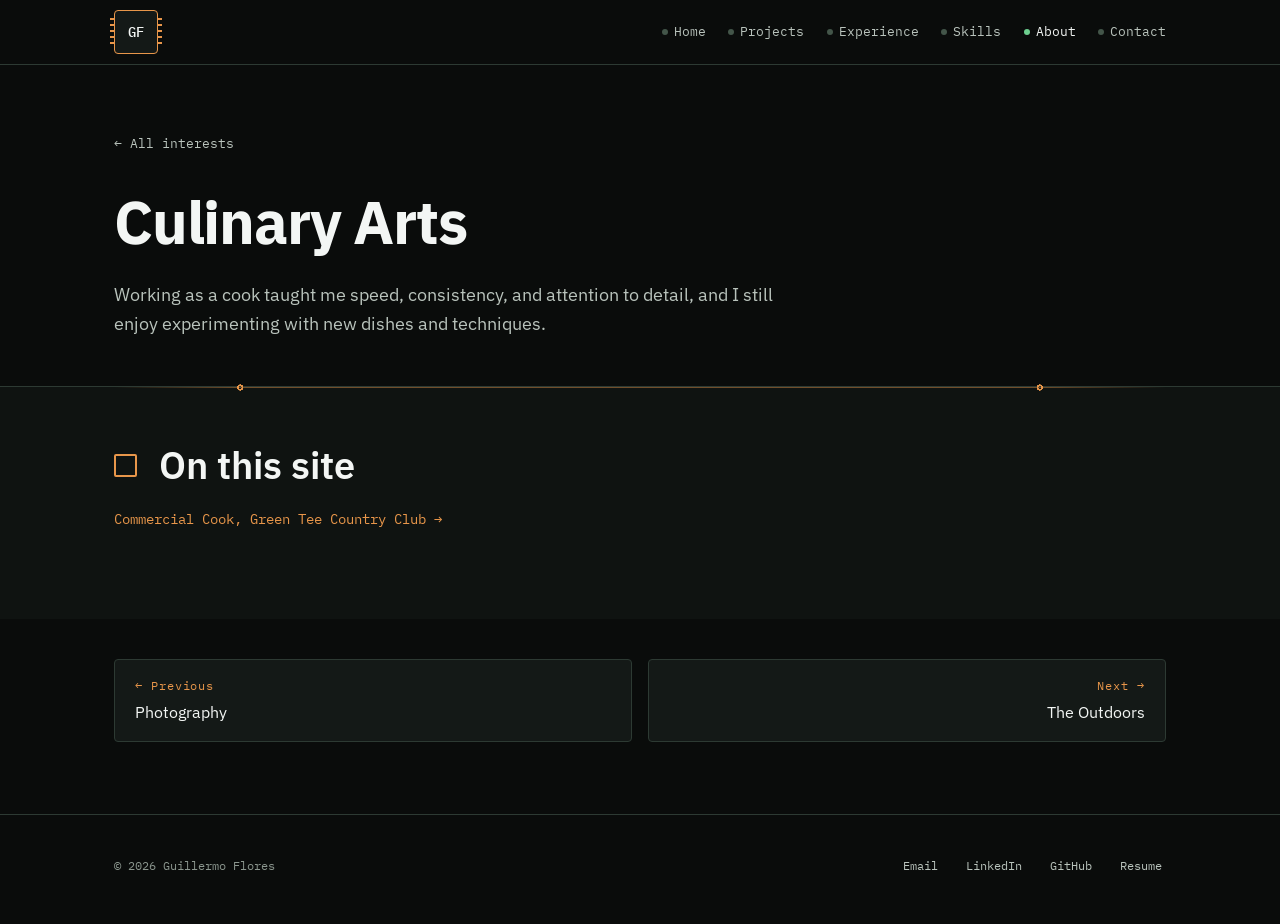
<file: interests/culinary.html>
<!DOCTYPE html>
<html lang="en">
<head>
<meta charset="UTF-8">
<meta name="viewport" content="width=device-width, initial-scale=1.0">
<title>Culinary Arts | Guillermo Flores</title>
<meta name="description" content="What working as a commercial cook taught Guillermo Flores about speed, consistency and attention to detail.">
<link rel="icon" href="../favicon.svg" type="image/svg+xml">
<link rel="stylesheet" href="../style.css?v=20261118">
<link rel="preconnect" href="https://fonts.googleapis.com">
<link rel="preconnect" href="https://fonts.gstatic.com" crossorigin>
<link rel="stylesheet" href="https://fonts.googleapis.com/css2?family=IBM+Plex+Sans:wght@400;500;600;700&family=IBM+Plex+Mono:wght@400;500&display=swap">
<meta name="theme-color" content="#0a0c0b">
<link rel="apple-touch-icon" href="../apple-touch-icon.png">
<link rel="canonical" href="https://portfolio.gflores.ca/interests/culinary">
<meta property="og:type" content="website">
<meta property="og:title" content="Culinary Arts | Guillermo Flores">
<meta property="og:description" content="What working as a commercial cook taught Guillermo Flores about speed, consistency and attention to detail.">
<meta property="og:url" content="https://portfolio.gflores.ca/interests/culinary">
<meta property="og:image" content="https://portfolio.gflores.ca/og.png">
<meta name="twitter:card" content="summary_large_image">
</head>
<body>
<a class="skip-link" href="#main">Skip to content</a>

<div class="progress-bar" aria-hidden="true"><div class="progress-fill"></div></div>

<header class="site-header">
  <div class="wrap header-inner">
    <a href="../index.html" class="wordmark" aria-label="Home">GF</a>
    <button type="button" class="nav-toggle" aria-expanded="false" aria-controls="site-nav">Menu</button>
    <nav class="nav" id="site-nav">
      <a href="../index.html">Home</a>
      <a href="../projects.html">Projects</a>
      <a href="../experience.html">Experience</a>
      <a href="../skills.html">Skills</a>
      <a href="../about.html" class="active" aria-current="page">About</a>
      <a href="../contact.html">Contact</a>
    </nav>
  </div>
</header>

<main id="main">

  <section class="page-hero">
    <div class="wrap">
      <a class="back-link" href="../about.html#interests">&larr; All interests</a>
      <h1>Culinary Arts</h1>
      <p class="page-intro">Working as a cook taught me speed, consistency, and attention
        to detail, and I still enjoy experimenting with new dishes and techniques.</p>
    </div>
  </section>

  <section class="interest-related">
    <div class="wrap">
      <h2>On this site</h2>
      <ul>
        <li><a href="../experience.html#commercial-cook">Commercial Cook, Green Tee Country Club &rarr;</a></li>
      </ul>
    </div>
  </section>

  <nav class="wrap module-nav" aria-label="Other interests">
    <a class="module-nav-prev" href="photography.html"><span>&larr; Previous</span>Photography</a>
    <a class="module-nav-next" href="outdoors.html"><span>Next &rarr;</span>The Outdoors</a>
  </nav>

</main>

<footer class="site-footer">
  <div class="wrap footer-inner">
    <p>&copy; <span class="year">2026</span> Guillermo Flores</p>
    <nav class="footer-links" aria-label="Footer">
      <a href="mailto:uflores2025@gmail.com">Email</a>
      <a href="https://www.linkedin.com/in/-guf" target="_blank" rel="noopener">LinkedIn</a>
      <a href="https://github.com/uflores07" target="_blank" rel="noopener">GitHub</a>
      <a href="../Guillermo_Flores_Resume.pdf" target="_blank" rel="noopener">Resume</a>
    </nav>
  </div>
</footer>

<script src="../script.js?v=20261118" defer></script>
</body>
</html>
</file>
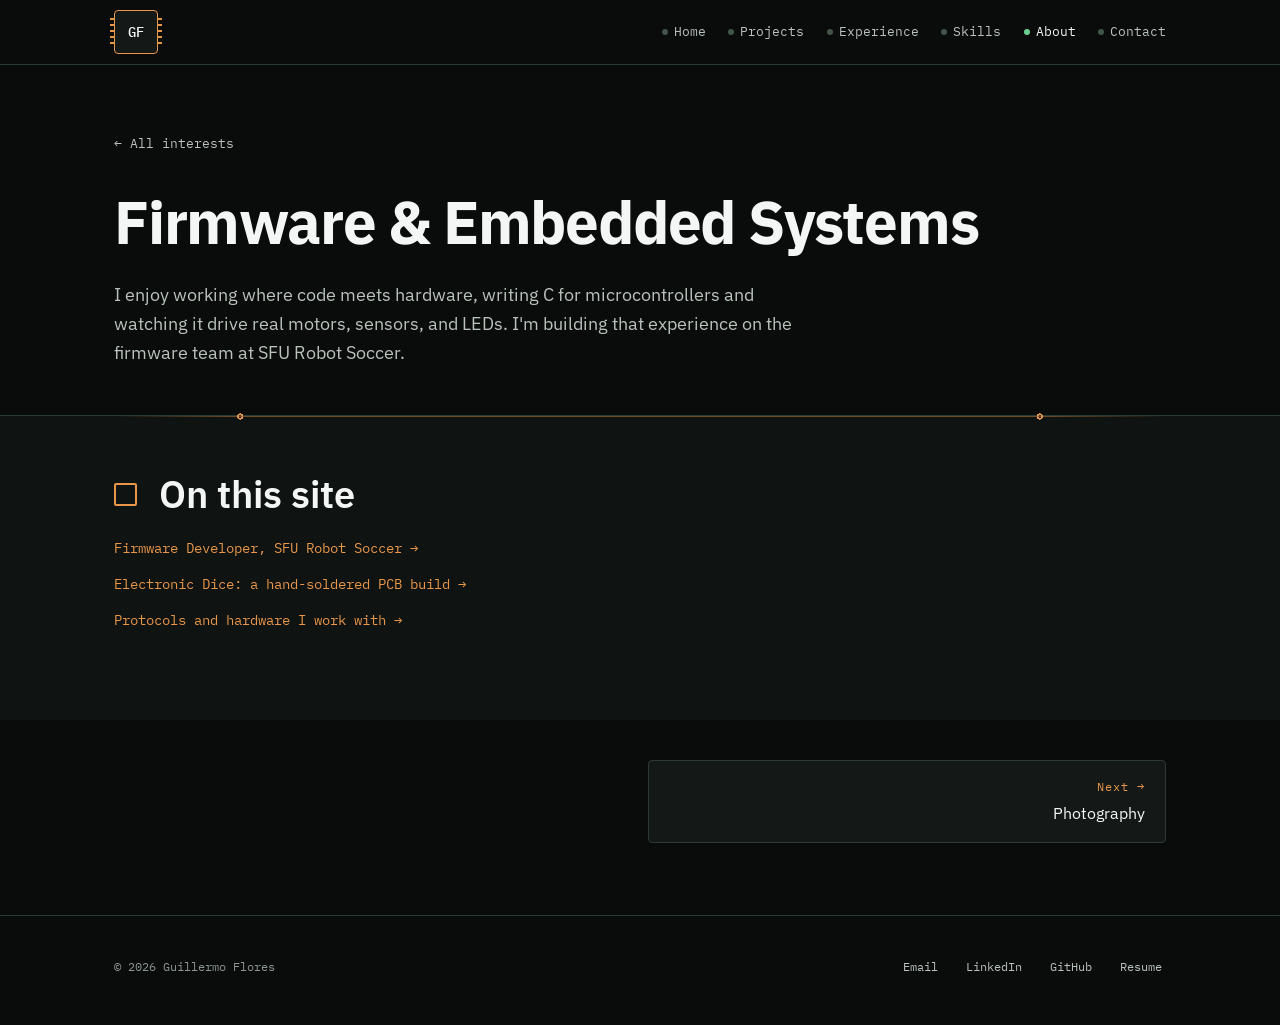
<file: interests/firmware.html>
<!DOCTYPE html>
<html lang="en">
<head>
<meta charset="UTF-8">
<meta name="viewport" content="width=device-width, initial-scale=1.0">
<title>Firmware &amp; Embedded Systems | Guillermo Flores</title>
<meta name="description" content="Why Guillermo Flores enjoys firmware and embedded systems, and his work on the SFU Robot Soccer firmware team.">
<link rel="icon" href="../favicon.svg" type="image/svg+xml">
<link rel="stylesheet" href="../style.css?v=20261118">
<link rel="preconnect" href="https://fonts.googleapis.com">
<link rel="preconnect" href="https://fonts.gstatic.com" crossorigin>
<link rel="stylesheet" href="https://fonts.googleapis.com/css2?family=IBM+Plex+Sans:wght@400;500;600;700&family=IBM+Plex+Mono:wght@400;500&display=swap">
<meta name="theme-color" content="#0a0c0b">
<link rel="apple-touch-icon" href="../apple-touch-icon.png">
<link rel="canonical" href="https://portfolio.gflores.ca/interests/firmware">
<meta property="og:type" content="website">
<meta property="og:title" content="Firmware &amp; Embedded Systems | Guillermo Flores">
<meta property="og:description" content="Why Guillermo Flores enjoys firmware and embedded systems, and his work on the SFU Robot Soccer firmware team.">
<meta property="og:url" content="https://portfolio.gflores.ca/interests/firmware">
<meta property="og:image" content="https://portfolio.gflores.ca/og.png">
<meta name="twitter:card" content="summary_large_image">
</head>
<body>
<a class="skip-link" href="#main">Skip to content</a>

<div class="progress-bar" aria-hidden="true"><div class="progress-fill"></div></div>

<header class="site-header">
  <div class="wrap header-inner">
    <a href="../index.html" class="wordmark" aria-label="Home">GF</a>
    <button type="button" class="nav-toggle" aria-expanded="false" aria-controls="site-nav">Menu</button>
    <nav class="nav" id="site-nav">
      <a href="../index.html">Home</a>
      <a href="../projects.html">Projects</a>
      <a href="../experience.html">Experience</a>
      <a href="../skills.html">Skills</a>
      <a href="../about.html" class="active" aria-current="page">About</a>
      <a href="../contact.html">Contact</a>
    </nav>
  </div>
</header>

<main id="main">

  <section class="page-hero">
    <div class="wrap">
      <a class="back-link" href="../about.html#interests">&larr; All interests</a>
      <h1>Firmware &amp; Embedded Systems</h1>
      <p class="page-intro">I enjoy working where code meets hardware, writing C for
        microcontrollers and watching it drive real motors, sensors, and LEDs. I'm building
        that experience on the firmware team at SFU Robot Soccer.</p>
    </div>
  </section>

  <section class="interest-related">
    <div class="wrap">
      <h2>On this site</h2>
      <ul>
        <li><a href="../experience.html#robot-soccer">Firmware Developer, SFU Robot Soccer &rarr;</a></li>
        <li><a href="../projects.html#electronic-dice">Electronic Dice: a hand-soldered PCB build &rarr;</a></li>
        <li><a href="../skills.html">Protocols and hardware I work with &rarr;</a></li>
      </ul>
    </div>
  </section>

  <nav class="wrap module-nav" aria-label="Other interests">
    <a class="module-nav-next" href="photography.html"><span>Next &rarr;</span>Photography</a>
  </nav>

</main>

<footer class="site-footer">
  <div class="wrap footer-inner">
    <p>&copy; <span class="year">2026</span> Guillermo Flores</p>
    <nav class="footer-links" aria-label="Footer">
      <a href="mailto:uflores2025@gmail.com">Email</a>
      <a href="https://www.linkedin.com/in/-guf" target="_blank" rel="noopener">LinkedIn</a>
      <a href="https://github.com/uflores07" target="_blank" rel="noopener">GitHub</a>
      <a href="../Guillermo_Flores_Resume.pdf" target="_blank" rel="noopener">Resume</a>
    </nav>
  </div>
</footer>

<script src="../script.js?v=20261118" defer></script>
</body>
</html>
</file>
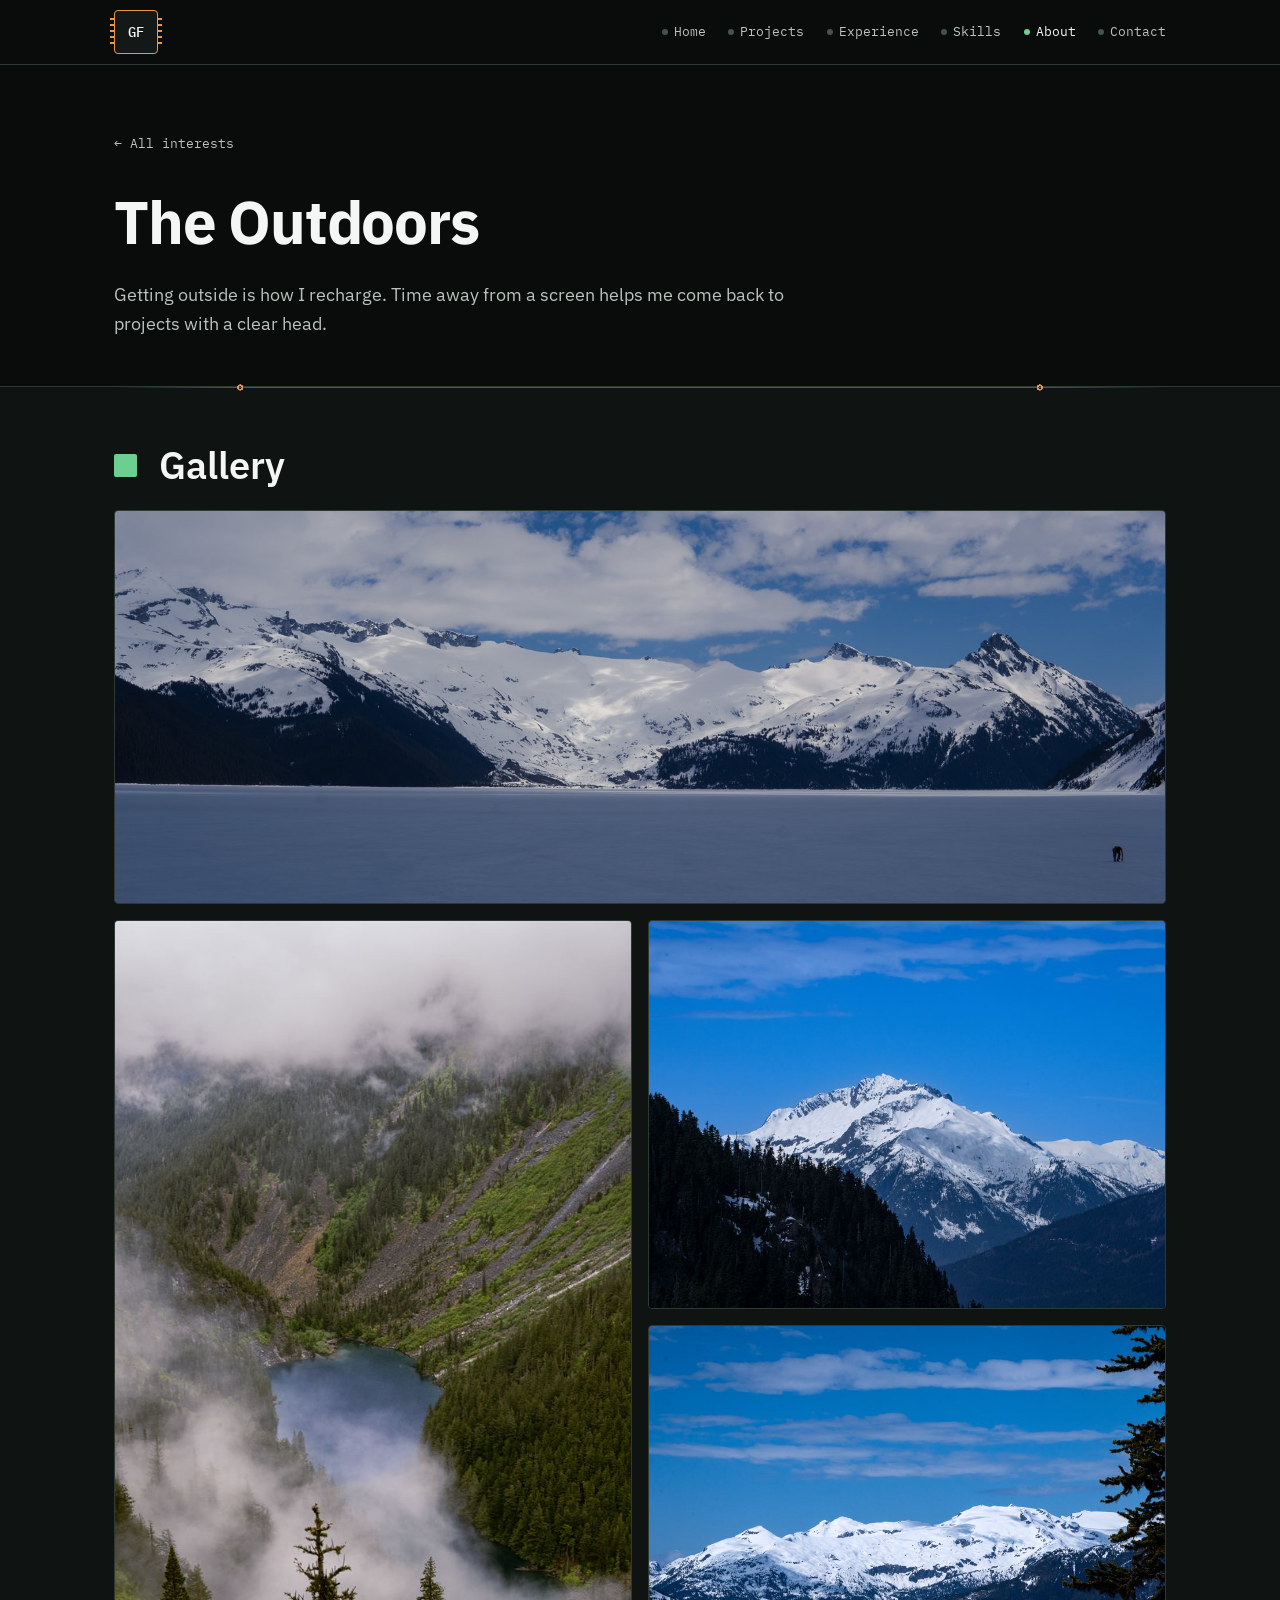
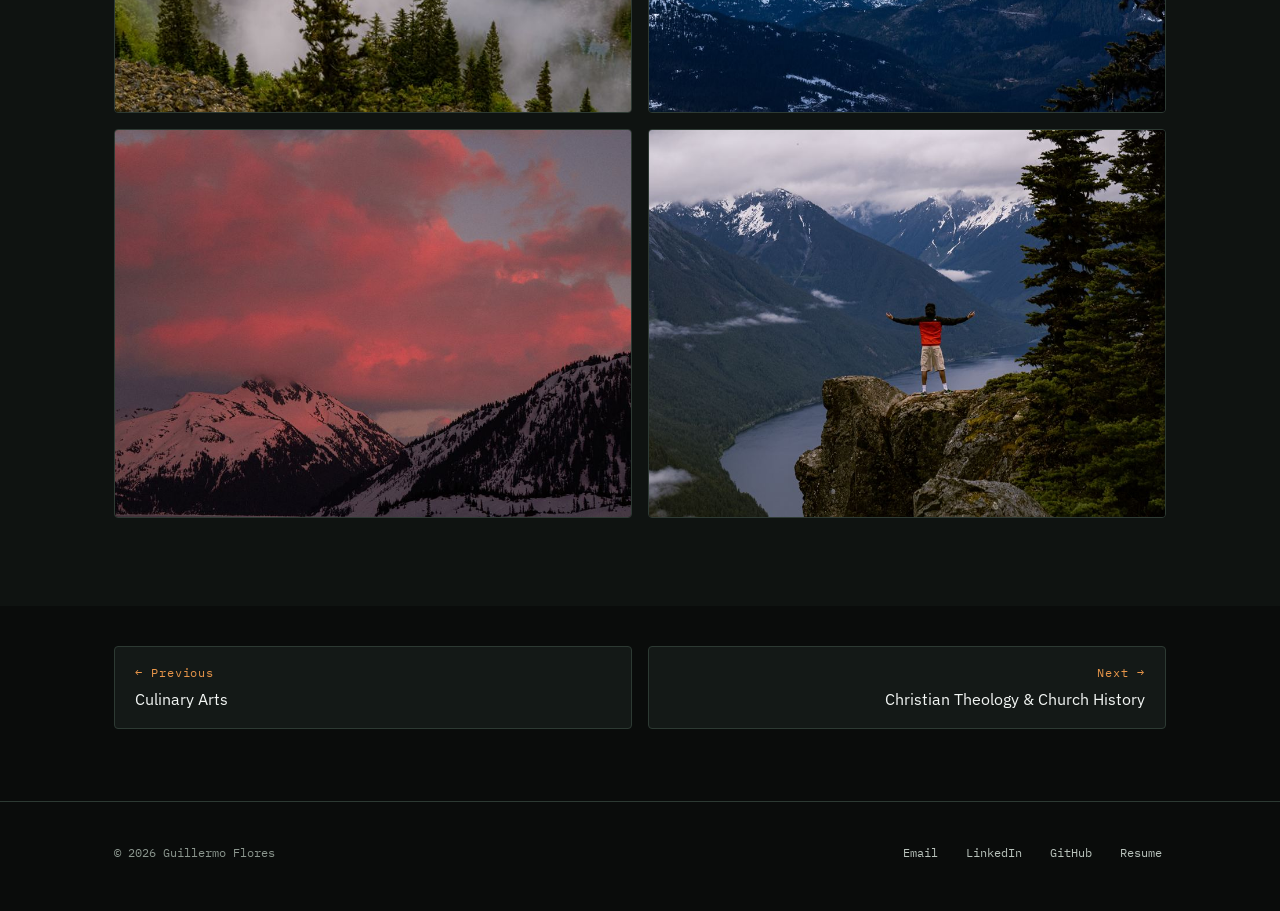
<file: interests/outdoors.html>
<!DOCTYPE html>
<html lang="en">
<head>
<meta charset="UTF-8">
<meta name="viewport" content="width=device-width, initial-scale=1.0">
<title>The Outdoors | Guillermo Flores</title>
<meta name="description" content="Photos from Guillermo Flores's hikes around Garibaldi and Goat Ridge in British Columbia.">
<link rel="icon" href="../favicon.svg" type="image/svg+xml">
<link rel="stylesheet" href="../style.css?v=20261118">
<link rel="preconnect" href="https://fonts.googleapis.com">
<link rel="preconnect" href="https://fonts.gstatic.com" crossorigin>
<link rel="stylesheet" href="https://fonts.googleapis.com/css2?family=IBM+Plex+Sans:wght@400;500;600;700&family=IBM+Plex+Mono:wght@400;500&display=swap">
<meta name="theme-color" content="#0a0c0b">
<link rel="apple-touch-icon" href="../apple-touch-icon.png">
<link rel="canonical" href="https://portfolio.gflores.ca/interests/outdoors">
<meta property="og:type" content="website">
<meta property="og:title" content="The Outdoors | Guillermo Flores">
<meta property="og:description" content="Photos from Guillermo Flores's hikes around Garibaldi and Goat Ridge in British Columbia.">
<meta property="og:url" content="https://portfolio.gflores.ca/interests/outdoors">
<meta property="og:image" content="https://portfolio.gflores.ca/og.png">
<meta name="twitter:card" content="summary_large_image">
</head>
<body>
<a class="skip-link" href="#main">Skip to content</a>

<div class="progress-bar" aria-hidden="true"><div class="progress-fill"></div></div>

<header class="site-header">
  <div class="wrap header-inner">
    <a href="../index.html" class="wordmark" aria-label="Home">GF</a>
    <button type="button" class="nav-toggle" aria-expanded="false" aria-controls="site-nav">Menu</button>
    <nav class="nav" id="site-nav">
      <a href="../index.html">Home</a>
      <a href="../projects.html">Projects</a>
      <a href="../experience.html">Experience</a>
      <a href="../skills.html">Skills</a>
      <a href="../about.html" class="active" aria-current="page">About</a>
      <a href="../contact.html">Contact</a>
    </nav>
  </div>
</header>

<main id="main">

  <section class="page-hero">
    <div class="wrap">
      <a class="back-link" href="../about.html#interests">&larr; All interests</a>
      <h1>The Outdoors</h1>
      <p class="page-intro">Getting outside is how I recharge. Time away from a screen
        helps me come back to projects with a clear head.</p>
    </div>
  </section>

  <section class="interest-gallery-section" data-reveal>
    <div class="wrap">
      <h2>Gallery</h2>
      <ul class="gallery">
        <li class="gallery-item gallery-item-feature">
          <button type="button" class="gallery-open" data-full="../images/interests/outdoors/01.jpg" data-caption="Garibaldi">
            <img src="../images/interests/outdoors/01.jpg" alt="A frozen alpine lake surrounded by snow-covered mountains under a cloudy blue sky" width="1600" height="1067" loading="lazy">
          </button>
        </li>
        <li class="gallery-item gallery-item-tall">
          <button type="button" class="gallery-open" data-full="../images/interests/outdoors/02.jpg" data-caption="Goat Ridge">
            <img src="../images/interests/outdoors/02-thumb.jpg" alt="Low clouds drifting through a forested valley with a lake far below" width="667" height="1000" loading="lazy">
          </button>
        </li>
        <li class="gallery-item">
          <button type="button" class="gallery-open" data-full="../images/interests/outdoors/03.jpg" data-caption="Garibaldi">
            <img src="../images/interests/outdoors/03-thumb.jpg" alt="A snow-capped peak above dark forested ridges under a clear blue sky" width="1000" height="667" loading="lazy">
          </button>
        </li>
        <li class="gallery-item">
          <button type="button" class="gallery-open" data-full="../images/interests/outdoors/04.jpg" data-caption="Garibaldi">
            <img src="../images/interests/outdoors/04-thumb.jpg" alt="A range of snowy mountains seen past a tall evergreen tree" width="1000" height="667" loading="lazy">
          </button>
        </li>
        <li class="gallery-item">
          <button type="button" class="gallery-open" data-full="../images/interests/outdoors/05.jpg" data-caption="Garibaldi">
            <img src="../images/interests/outdoors/05-thumb.jpg" alt="Pink sunset clouds glowing above snowy mountain peaks" width="1000" height="667" loading="lazy">
          </button>
        </li>
        <li class="gallery-item">
          <button type="button" class="gallery-open" data-full="../images/interests/outdoors/06.jpg" data-caption="Goat Ridge">
            <img src="../images/interests/outdoors/06-thumb.jpg" alt="A hiker with arms outstretched on a rocky ledge above a lake and mountains" width="1000" height="667" loading="lazy">
          </button>
        </li>
      </ul>
    </div>
  </section>

  <nav class="wrap module-nav" aria-label="Other interests">
    <a class="module-nav-prev" href="culinary.html"><span>&larr; Previous</span>Culinary Arts</a>
    <a class="module-nav-next" href="theology.html"><span>Next &rarr;</span>Christian Theology &amp; Church History</a>
  </nav>

</main>

<footer class="site-footer">
  <div class="wrap footer-inner">
    <p>&copy; <span class="year">2026</span> Guillermo Flores</p>
    <nav class="footer-links" aria-label="Footer">
      <a href="mailto:uflores2025@gmail.com">Email</a>
      <a href="https://www.linkedin.com/in/-guf" target="_blank" rel="noopener">LinkedIn</a>
      <a href="https://github.com/uflores07" target="_blank" rel="noopener">GitHub</a>
      <a href="../Guillermo_Flores_Resume.pdf" target="_blank" rel="noopener">Resume</a>
    </nav>
  </div>
</footer>

<script src="../script.js?v=20261118" defer></script>
</body>
</html>
</file>
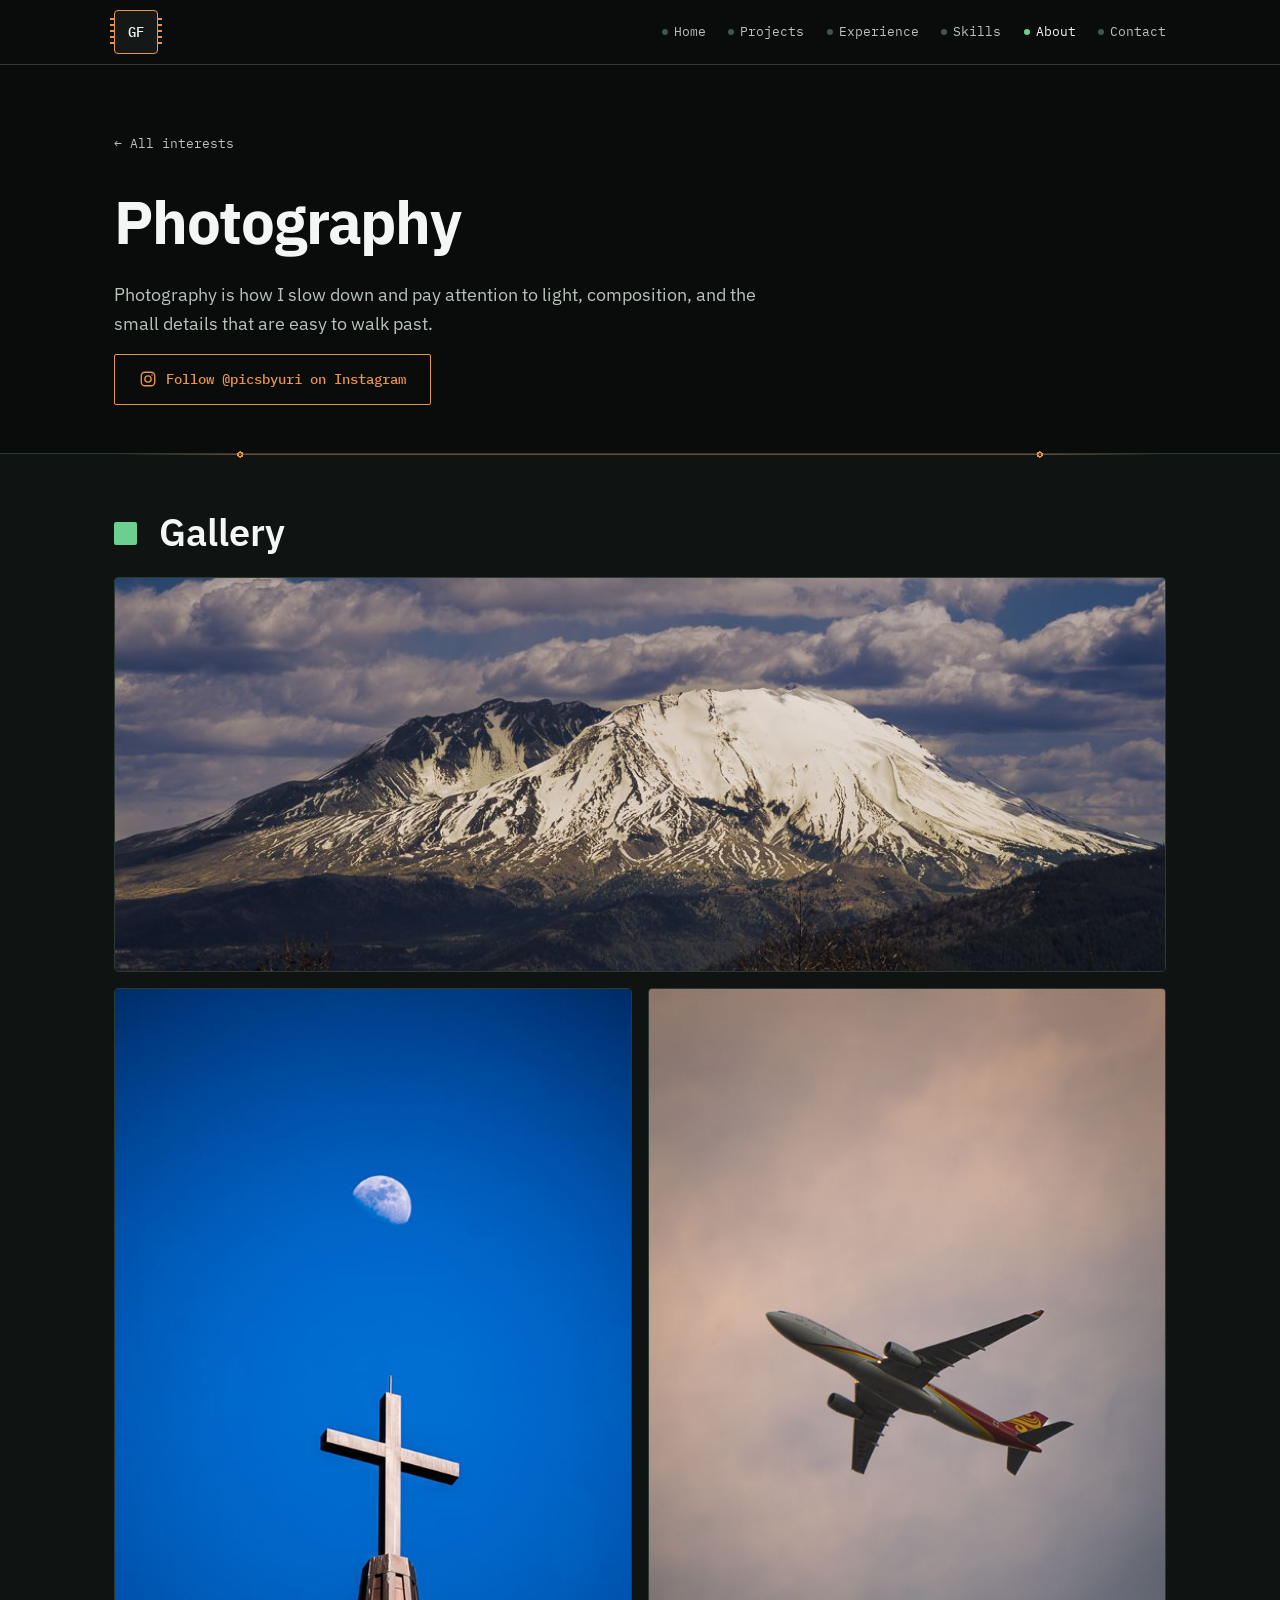
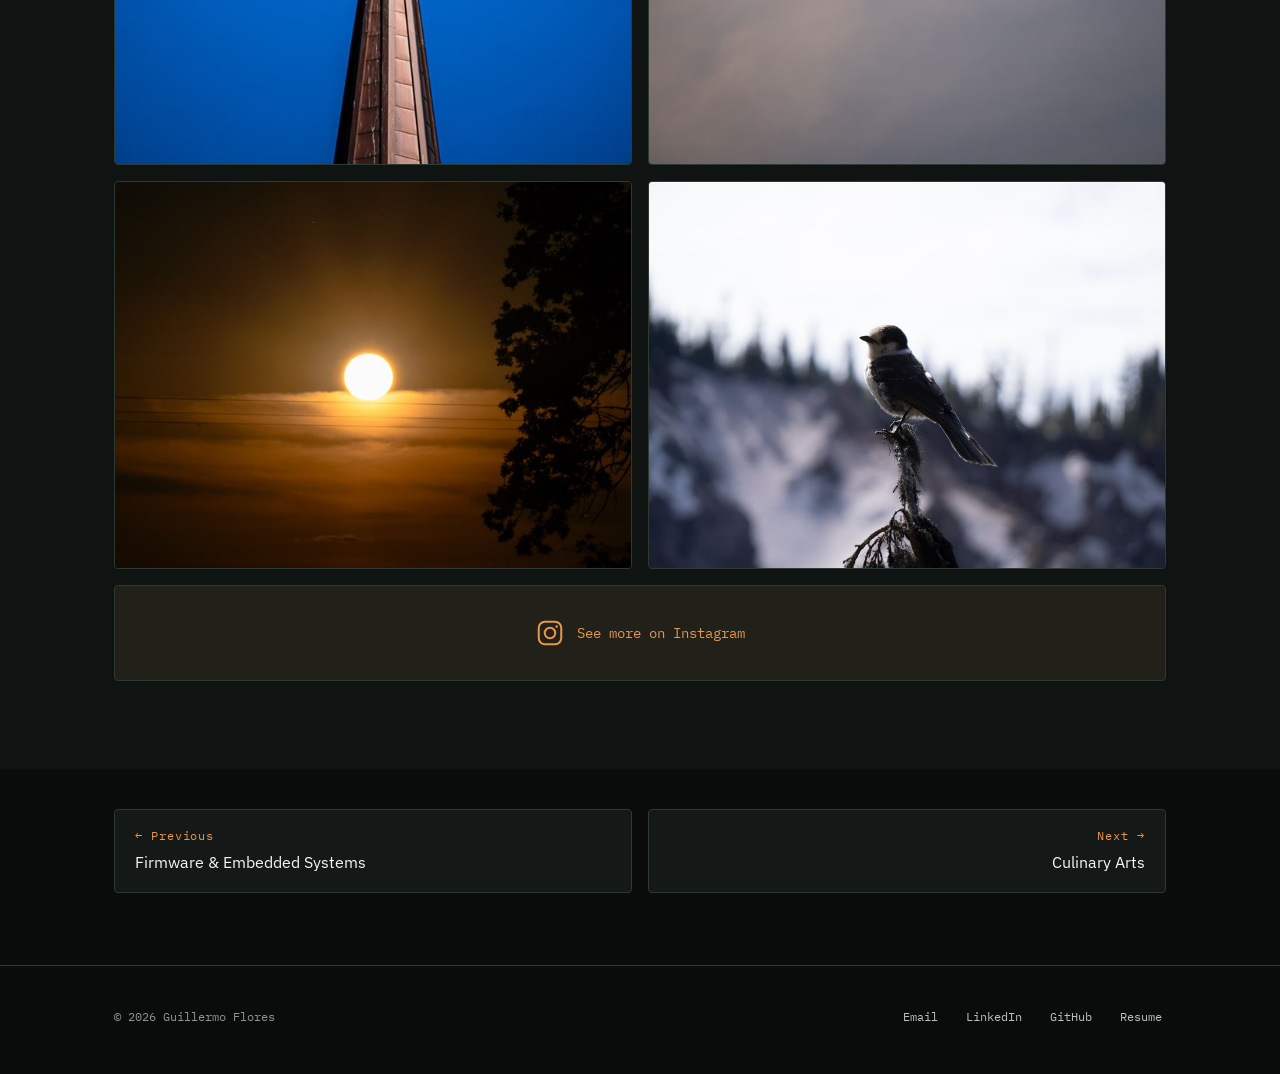
<file: interests/photography.html>
<!DOCTYPE html>
<html lang="en">
<head>
<meta charset="UTF-8">
<meta name="viewport" content="width=device-width, initial-scale=1.0">
<title>Photography | Guillermo Flores</title>
<meta name="description" content="Photography by Guillermo Flores: mountains, skies and small details. More on Instagram at @picsbyuri.">
<link rel="icon" href="../favicon.svg" type="image/svg+xml">
<link rel="stylesheet" href="../style.css?v=20261118">
<link rel="preconnect" href="https://fonts.googleapis.com">
<link rel="preconnect" href="https://fonts.gstatic.com" crossorigin>
<link rel="stylesheet" href="https://fonts.googleapis.com/css2?family=IBM+Plex+Sans:wght@400;500;600;700&family=IBM+Plex+Mono:wght@400;500&display=swap">
<meta name="theme-color" content="#0a0c0b">
<link rel="apple-touch-icon" href="../apple-touch-icon.png">
<link rel="canonical" href="https://portfolio.gflores.ca/interests/photography">
<meta property="og:type" content="website">
<meta property="og:title" content="Photography | Guillermo Flores">
<meta property="og:description" content="Photography by Guillermo Flores: mountains, skies and small details. More on Instagram at @picsbyuri.">
<meta property="og:url" content="https://portfolio.gflores.ca/interests/photography">
<meta property="og:image" content="https://portfolio.gflores.ca/og.png">
<meta name="twitter:card" content="summary_large_image">
</head>
<body>
<a class="skip-link" href="#main">Skip to content</a>

<div class="progress-bar" aria-hidden="true"><div class="progress-fill"></div></div>

<header class="site-header">
  <div class="wrap header-inner">
    <a href="../index.html" class="wordmark" aria-label="Home">GF</a>
    <button type="button" class="nav-toggle" aria-expanded="false" aria-controls="site-nav">Menu</button>
    <nav class="nav" id="site-nav">
      <a href="../index.html">Home</a>
      <a href="../projects.html">Projects</a>
      <a href="../experience.html">Experience</a>
      <a href="../skills.html">Skills</a>
      <a href="../about.html" class="active" aria-current="page">About</a>
      <a href="../contact.html">Contact</a>
    </nav>
  </div>
</header>

<main id="main">

  <section class="page-hero">
    <div class="wrap">
      <a class="back-link" href="../about.html#interests">&larr; All interests</a>
      <h1>Photography</h1>
      <p class="page-intro">Photography is how I slow down and pay attention to light,
        composition, and the small details that are easy to walk past.</p>
      <a class="btn btn-secondary ig-button" href="https://www.instagram.com/picsbyuri/" target="_blank" rel="noopener">
        <svg viewBox="0 0 24 24" fill="none" stroke="currentColor" stroke-width="1.8" aria-hidden="true"><rect x="3" y="3" width="18" height="18" rx="5"/><circle cx="12" cy="12" r="4.2"/><circle cx="17.3" cy="6.7" r="1" fill="currentColor" stroke="none"/></svg>
        Follow @picsbyuri on Instagram
      </a>
    </div>
  </section>

  <section class="interest-gallery-section" data-reveal>
    <div class="wrap">
      <h2>Gallery</h2>
      <ul class="gallery">
        <li class="gallery-item gallery-item-feature">
          <button type="button" class="gallery-open" data-full="../images/interests/photography/01.jpg">
            <img src="../images/interests/photography/01.jpg" alt="Snow-covered Mount St. Helens under dramatic clouds" width="1024" height="683" loading="lazy">
          </button>
        </li>
        <li class="gallery-item gallery-item-portrait">
          <button type="button" class="gallery-open" data-full="../images/interests/photography/02.jpg">
            <img src="../images/interests/photography/02-thumb.jpg" alt="A church steeple cross against a deep blue sky with the moon above" width="667" height="1000" loading="lazy">
          </button>
        </li>
        <li class="gallery-item gallery-item-portrait">
          <button type="button" class="gallery-open" data-full="../images/interests/photography/03.jpg">
            <img src="../images/interests/photography/03-thumb.jpg" alt="A passenger jet climbing through a soft pink sky" width="714" height="1000" loading="lazy">
          </button>
        </li>
        <li class="gallery-item">
          <button type="button" class="gallery-open" data-full="../images/interests/photography/04.jpg">
            <img src="../images/interests/photography/04-thumb.jpg" alt="A glowing sun setting over hazy hills, framed by a silhouetted tree" width="1000" height="667" loading="lazy">
          </button>
        </li>
        <li class="gallery-item">
          <button type="button" class="gallery-open" data-full="../images/interests/photography/05.jpg">
            <img src="../images/interests/photography/05-thumb.jpg" alt="A gray jay perched on a branch above a snowy slope" width="1000" height="667" loading="lazy">
          </button>
        </li>
        <li class="gallery-item gallery-item-wide">
          <a class="gallery-ig" href="https://www.instagram.com/picsbyuri/" target="_blank" rel="noopener">
            <svg viewBox="0 0 24 24" fill="none" stroke="currentColor" stroke-width="1.6" aria-hidden="true"><rect x="3" y="3" width="18" height="18" rx="5"/><circle cx="12" cy="12" r="4.2"/><circle cx="17.3" cy="6.7" r="1" fill="currentColor" stroke="none"/></svg>
            <span>See more on Instagram</span>
          </a>
        </li>
      </ul>
    </div>
  </section>

  <nav class="wrap module-nav" aria-label="Other interests">
    <a class="module-nav-prev" href="firmware.html"><span>&larr; Previous</span>Firmware &amp; Embedded Systems</a>
    <a class="module-nav-next" href="culinary.html"><span>Next &rarr;</span>Culinary Arts</a>
  </nav>

</main>

<footer class="site-footer">
  <div class="wrap footer-inner">
    <p>&copy; <span class="year">2026</span> Guillermo Flores</p>
    <nav class="footer-links" aria-label="Footer">
      <a href="mailto:uflores2025@gmail.com">Email</a>
      <a href="https://www.linkedin.com/in/-guf" target="_blank" rel="noopener">LinkedIn</a>
      <a href="https://github.com/uflores07" target="_blank" rel="noopener">GitHub</a>
      <a href="../Guillermo_Flores_Resume.pdf" target="_blank" rel="noopener">Resume</a>
    </nav>
  </div>
</footer>

<script src="../script.js?v=20261118" defer></script>
</body>
</html>
</file>
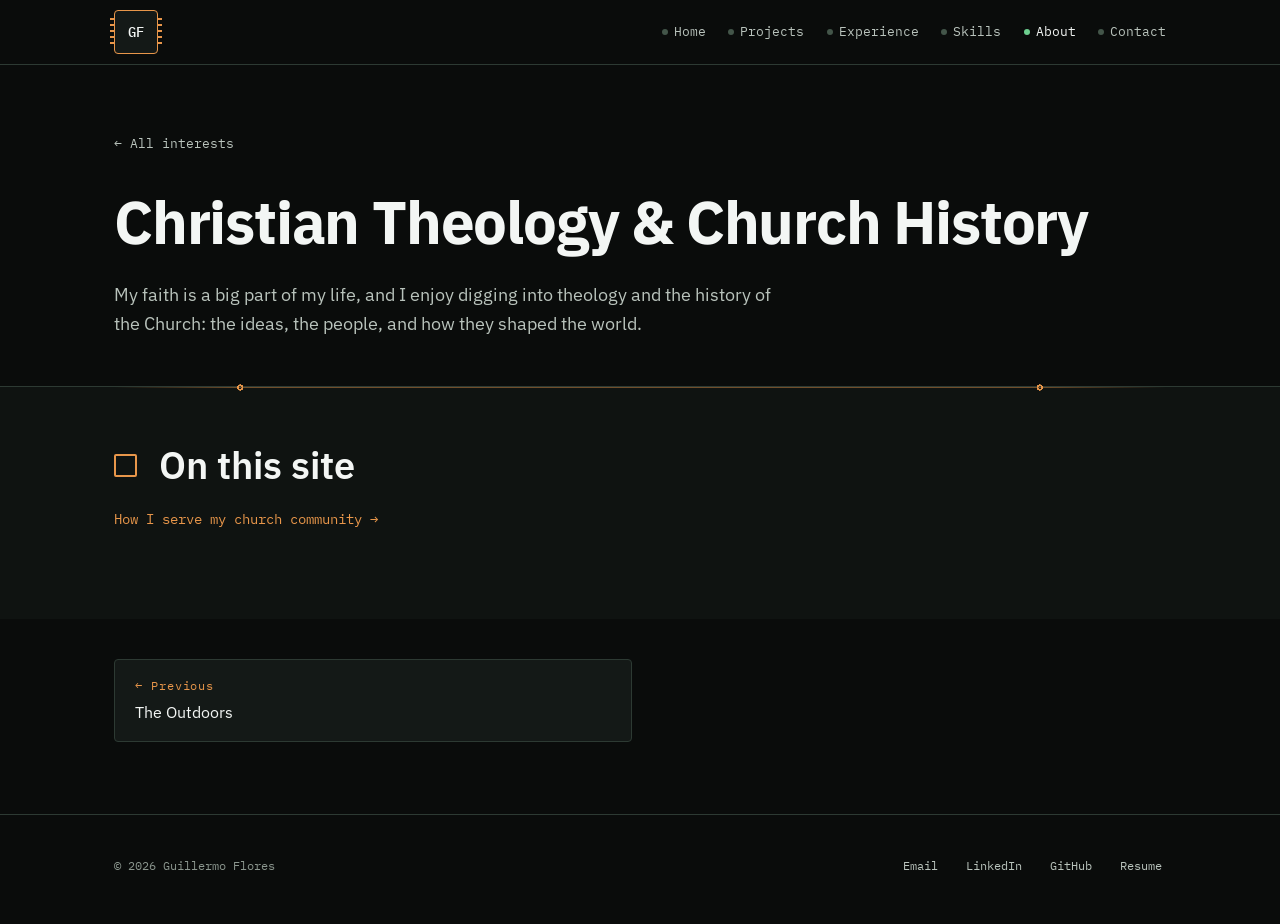
<file: interests/theology.html>
<!DOCTYPE html>
<html lang="en">
<head>
<meta charset="UTF-8">
<meta name="viewport" content="width=device-width, initial-scale=1.0">
<title>Christian Theology &amp; Church History | Guillermo Flores</title>
<meta name="description" content="Guillermo Flores on his interest in Christian theology and the history of the Church.">
<link rel="icon" href="../favicon.svg" type="image/svg+xml">
<link rel="stylesheet" href="../style.css?v=20261118">
<link rel="preconnect" href="https://fonts.googleapis.com">
<link rel="preconnect" href="https://fonts.gstatic.com" crossorigin>
<link rel="stylesheet" href="https://fonts.googleapis.com/css2?family=IBM+Plex+Sans:wght@400;500;600;700&family=IBM+Plex+Mono:wght@400;500&display=swap">
<meta name="theme-color" content="#0a0c0b">
<link rel="apple-touch-icon" href="../apple-touch-icon.png">
<link rel="canonical" href="https://portfolio.gflores.ca/interests/theology">
<meta property="og:type" content="website">
<meta property="og:title" content="Christian Theology &amp; Church History | Guillermo Flores">
<meta property="og:description" content="Guillermo Flores on his interest in Christian theology and the history of the Church.">
<meta property="og:url" content="https://portfolio.gflores.ca/interests/theology">
<meta property="og:image" content="https://portfolio.gflores.ca/og.png">
<meta name="twitter:card" content="summary_large_image">
</head>
<body>
<a class="skip-link" href="#main">Skip to content</a>

<div class="progress-bar" aria-hidden="true"><div class="progress-fill"></div></div>

<header class="site-header">
  <div class="wrap header-inner">
    <a href="../index.html" class="wordmark" aria-label="Home">GF</a>
    <button type="button" class="nav-toggle" aria-expanded="false" aria-controls="site-nav">Menu</button>
    <nav class="nav" id="site-nav">
      <a href="../index.html">Home</a>
      <a href="../projects.html">Projects</a>
      <a href="../experience.html">Experience</a>
      <a href="../skills.html">Skills</a>
      <a href="../about.html" class="active" aria-current="page">About</a>
      <a href="../contact.html">Contact</a>
    </nav>
  </div>
</header>

<main id="main">

  <section class="page-hero">
    <div class="wrap">
      <a class="back-link" href="../about.html#interests">&larr; All interests</a>
      <h1>Christian Theology &amp; Church History</h1>
      <p class="page-intro">My faith is a big part of my life, and I enjoy digging into
        theology and the history of the Church: the ideas, the people, and how they shaped
        the world.</p>
    </div>
  </section>

  <section class="interest-related">
    <div class="wrap">
      <h2>On this site</h2>
      <ul>
        <li><a href="../about.html#community">How I serve my church community &rarr;</a></li>
      </ul>
    </div>
  </section>

  <nav class="wrap module-nav" aria-label="Other interests">
    <a class="module-nav-prev" href="outdoors.html"><span>&larr; Previous</span>The Outdoors</a>
  </nav>

</main>

<footer class="site-footer">
  <div class="wrap footer-inner">
    <p>&copy; <span class="year">2026</span> Guillermo Flores</p>
    <nav class="footer-links" aria-label="Footer">
      <a href="mailto:uflores2025@gmail.com">Email</a>
      <a href="https://www.linkedin.com/in/-guf" target="_blank" rel="noopener">LinkedIn</a>
      <a href="https://github.com/uflores07" target="_blank" rel="noopener">GitHub</a>
      <a href="../Guillermo_Flores_Resume.pdf" target="_blank" rel="noopener">Resume</a>
    </nav>
  </div>
</footer>

<script src="../script.js?v=20261118" defer></script>
</body>
</html>
</file>
<file: style.css>
/* ===========================================================
   Tokens
   =========================================================== */
:root {
  --bg: #0a0c0b;
  --bg-alt: #0f1311;
  --surface: #141917;
  --line: #2d3a33;
  --line-strong: #435549;
  --text: #f3f6f4;
  --text-soft: #b9c3bc;
  --text-dim: #8b968e;
  --copper: #e8964a;
  --copper-bright: #ffb46b;
  --copper-dim: rgba(232, 150, 74, 0.45);
  --signal: #6dcf8f;
  --signal-glow: rgba(109, 207, 143, 0.3);

  --font-head: 'IBM Plex Sans', system-ui, sans-serif;
  --font-body: 'IBM Plex Sans', system-ui, sans-serif;
  --font-mono: 'IBM Plex Mono', ui-monospace, monospace;

  --max-width: 1100px;
  --header-h: 64px;

  color-scheme: dark;
}

/* ===========================================================
   Base
   =========================================================== */
* { box-sizing: border-box; }

html {
  scroll-behavior: smooth;
  background: var(--bg);
}

body {
  margin: 0;
  background: var(--bg);
  color: var(--text);
  font-family: var(--font-body);
  font-size: 1rem;
  line-height: 1.65;
  -webkit-font-smoothing: antialiased;
}

::selection { background: var(--copper); color: var(--bg); }

h1, h2, h3 {
  font-family: var(--font-head);
  color: var(--text);
  line-height: 1.15;
  margin: 0 0 0.5em;
}

h1 { font-size: clamp(2.75rem, 8vw, 6rem); font-weight: 700; letter-spacing: -0.02em; }
h2 { font-size: clamp(1.85rem, 3vw, 2.35rem); font-weight: 600; }
h3 { font-size: 1.1rem; font-weight: 600; }

p { margin: 0 0 1em; max-width: 62ch; }

a {
  color: var(--copper);
  text-decoration: none;
  transition: color 0.2s ease;
}
a:hover { color: var(--copper-bright); }

:focus-visible {
  outline: 2px solid var(--signal);
  outline-offset: 3px;
}

.wrap {
  max-width: var(--max-width);
  margin: 0 auto;
  padding: 0 1.5rem;
}

/* ===========================================================
   Progress bar
   =========================================================== */
.progress-bar {
  position: fixed;
  top: 0; left: 0; right: 0;
  height: 2px;
  z-index: 40;
  pointer-events: none;
}
.progress-fill {
  height: 100%;
  width: 0%;
  background: var(--copper);
}

/* ===========================================================
   Header
   =========================================================== */
.site-header {
  position: sticky;
  top: 0;
  z-index: 10;
  background: var(--bg);
  border-bottom: 1px solid var(--line);
}

.header-inner {
  display: flex;
  align-items: center;
  justify-content: space-between;
  gap: 1.5rem;
  min-height: var(--header-h);
}

/* "GF" drawn as a little IC package with pins */
.wordmark {
  position: relative;
  flex-shrink: 0;
  width: 44px;
  height: 44px;
  display: flex;
  align-items: center;
  justify-content: center;
  font-family: var(--font-mono);
  font-weight: 500;
  font-size: 0.85rem;
  color: var(--text);
  background: var(--surface);
  border: 1px solid var(--copper);
  border-radius: 4px;
}
.wordmark::before,
.wordmark::after {
  content: "";
  position: absolute;
  top: 7px;
  bottom: 7px;
  width: 4px;
  background: repeating-linear-gradient(to bottom, var(--copper) 0 2px, transparent 2px 6px);
}
.wordmark::before { left: -5px; }
.wordmark::after { right: -5px; }
.wordmark:hover { color: var(--text); border-color: var(--copper-bright); }

.nav {
  display: flex;
  gap: 1.4rem;
}

.nav-toggle {
  display: none;
  min-height: 44px;
  padding: 0.45rem 0.9rem;
  font-family: var(--font-mono);
  font-size: 0.82rem;
  color: var(--text);
  background: none;
  border: 1px solid var(--line-strong);
  border-radius: 2px;
  cursor: pointer;
}
.nav-toggle:hover { border-color: var(--copper); }

.nav a {
  position: relative;
  padding: 0.25rem 0 0.25rem 12px;
  font-family: var(--font-mono);
  font-size: 0.82rem;
  color: var(--text-soft);
  white-space: nowrap;
}

/* status LED in front of each link */
.nav a::before {
  content: "";
  position: absolute;
  left: 0;
  top: 50%;
  width: 6px;
  height: 6px;
  margin-top: -3px;
  border-radius: 50%;
  background: var(--line-strong);
  transition: background 0.25s ease, box-shadow 0.25s ease;
}
.nav a:hover { color: var(--text); }
.nav a:hover::before { background: var(--copper); }
.nav a.active { color: var(--text); }
.nav a.active::before { background: var(--signal); }

/* ===========================================================
   Sections
   =========================================================== */
section {
  position: relative;
  padding: 5.5rem 0;
  scroll-margin-top: var(--header-h);
}

main > section:nth-of-type(even) { background: var(--bg-alt); }

/* copper trace divider with two vias */
main > section:not(.hero):not(.page-hero)::before {
  content: "";
  position: absolute;
  top: 0;
  left: 50%;
  transform: translateX(-50%);
  width: min(calc(var(--max-width) - 3rem), calc(100% - 3rem));
  height: 7px;
  margin-top: -3px;
  background:
    radial-gradient(circle at 12% 50%, transparent 0 1.5px, var(--copper) 1.6px 3px, transparent 3.2px),
    radial-gradient(circle at 88% 50%, transparent 0 1.5px, var(--copper) 1.6px 3px, transparent 3.2px),
    linear-gradient(90deg, transparent, var(--copper-dim) 12%, var(--copper-dim) 88%, transparent) center / 100% 1px no-repeat;
  pointer-events: none;
}

/* the divider draws itself outward from the center when the section reveals */
:root.js main > section[data-reveal]::before {
  clip-path: inset(0 50% 0 50%);
  transition: clip-path 0.9s cubic-bezier(0.65, 0, 0.35, 1) 0.15s;
}
:root.js main > section[data-reveal].in-view::before { clip-path: inset(0 0 0 0); }

/* section headings get an LED that "powers on" when revealed */
main > section:not(.hero) h2::before {
  content: "";
  display: inline-block;
  width: 0.5em;
  height: 0.5em;
  margin-right: 0.6em;
  border: 2px solid var(--copper);
  border-radius: 2px;
  vertical-align: middle;
  transform: translateY(-0.08em);
  transition: background 0.4s ease 0.35s, border-color 0.4s ease 0.35s;
}
main > section.in-view h2::before,
:root:not(.js) main > section h2::before {
  background: var(--signal);
  border-color: var(--signal);
}

/* ===========================================================
   Scroll reveal (progressive enhancement — see script.js)
   =========================================================== */
:root.js section[data-reveal] {
  opacity: 0;
  transform: translateY(28px);
  transition: opacity 0.7s ease, transform 0.7s ease;
}
:root.js section[data-reveal].in-view {
  opacity: 1;
  transform: none;
}

/* list items enter one after another (script.js sets data-stagger and --i) */
:root.js [data-stagger] > * { opacity: 0; }
:root.js .in-view [data-stagger] > * {
  opacity: 1;
  animation: rise-in 0.55s ease backwards;
  animation-delay: calc(var(--i, 0) * 70ms + 150ms);
}

@keyframes rise-in {
  from { opacity: 0; transform: translateY(14px); }
}

/* ===========================================================
   Hero
   =========================================================== */
.hero {
  min-height: 70vh;
  min-height: 70svh;
  display: flex;
  align-items: center;
  justify-content: center;
  padding: 5rem 0 6rem;
  overflow: hidden;
  text-align: center;
  background: var(--bg);
}

.circuit-bg {
  position: absolute;
  inset: 0;
  width: 100%;
  height: 100%;
  display: block;
}

.hero-vignette {
  position: absolute;
  inset: 0;
  pointer-events: none;
  background:
    radial-gradient(ellipse 55% 50% at 50% 50%, rgba(10, 12, 11, 0.94) 0%, rgba(10, 12, 11, 0.7) 50%, rgba(10, 12, 11, 0) 100%),
    linear-gradient(to bottom, rgba(10, 12, 11, 0) 78%, var(--bg-alt) 100%);
}

.hero-inner {
  position: relative;
  z-index: 1;
  display: flex;
  flex-direction: column;
  align-items: center;
}

.hero h1 {
  margin-bottom: 0.3em;
  animation: rise 0.6s ease both;
}

.hero-role {
  margin-bottom: 1.25rem;
  font-family: var(--font-mono);
  font-size: clamp(0.85rem, 2vw, 1rem);
  letter-spacing: 0.02em;
  color: var(--copper);
}

.hero-tagline {
  max-width: 56ch;
  margin: 0 auto;
  font-size: 1.15rem;
  color: var(--text-soft);
}

.hero-actions {
  display: flex;
  justify-content: center;
  flex-wrap: wrap;
  gap: 1rem;
  margin-top: 2.25rem;
}

.hero-role,
.hero-tagline,
.hero-actions { animation: rise 0.6s ease both; }
.hero-role    { animation-delay: 0.08s; }
.hero-tagline { animation-delay: 0.16s; }
.hero-actions { animation-delay: 0.24s; }

@keyframes rise {
  from { transform: translateY(12px); }
  to   { transform: none; }
}

/* ===========================================================
   Buttons
   =========================================================== */
.btn {
  display: inline-flex;
  align-items: center;
  padding: 0.8rem 1.5rem;
  font-family: var(--font-mono);
  font-weight: 500;
  font-size: 0.9rem;
  border: 1px solid var(--copper);
  border-radius: 2px;
  transition: background 0.2s ease, color 0.2s ease, border-color 0.2s ease;
}

.btn-primary {
  background: var(--copper);
  color: #14100b;
}
.btn-primary:hover {
  background: var(--copper-bright);
  border-color: var(--copper-bright);
  color: #14100b;
}

.btn-secondary {
  background: transparent;
  color: var(--copper);
}
.btn-secondary:hover {
  background: rgba(232, 150, 74, 0.1);
  color: var(--text);
}

/* ===========================================================
   About
   =========================================================== */
.about-inner:has(.about-photo) {
  display: grid;
  grid-template-columns: 220px 1fr;
  gap: 3rem;
  align-items: start;
}

.photo-frame {
  position: relative;
  aspect-ratio: 4 / 5;
  display: flex;
  align-items: center;
  justify-content: center;
  background: var(--surface);
  border: 1px solid var(--line-strong);
  border-radius: 2px;
  overflow: hidden;
}
.photo-frame img { width: 100%; height: 100%; object-fit: cover; }

.photo-frame::before,
.photo-frame::after {
  content: "";
  position: absolute;
  width: 16px;
  height: 16px;
  border: 2px solid var(--copper);
}
.photo-frame::before { top: -1px; left: -1px; border-right: none; border-bottom: none; border-top-left-radius: 2px; }
.photo-frame::after { bottom: -1px; right: -1px; border-left: none; border-top: none; border-bottom-right-radius: 2px; }

.about-copy p { color: var(--text-soft); }

/* ===========================================================
   Skills
   =========================================================== */
.spec-table {
  margin: 1.5rem 0 0;
  border-top: 1px solid var(--line);
}
.spec-table div {
  display: grid;
  grid-template-columns: 13rem 1fr;
  gap: 1.5rem;
  padding: 0.9rem 0;
  border-bottom: 1px solid var(--line);
}
.spec-table dt {
  padding-top: 0.15rem;
  font-family: var(--font-mono);
  font-size: 0.82rem;
  color: var(--copper);
}
.spec-table dd {
  max-width: 68ch;
  margin: 0;
  color: var(--text-soft);
}

/* ===========================================================
   Projects
   =========================================================== */
.project-grid {
  display: grid;
  grid-template-columns: 1fr;
  gap: 1.5rem;
  margin-top: 1.5rem;
}

.project-card {
  --hole: var(--line-strong);
  position: relative;
  padding: 2rem 2.25rem;
  background-color: var(--surface);
  /* four corner mounting holes */
  background-image:
    radial-gradient(circle at 14px 14px, var(--bg) 0 2.5px, var(--hole) 3px 4.5px, transparent 5px),
    radial-gradient(circle at calc(100% - 14px) 14px, var(--bg) 0 2.5px, var(--hole) 3px 4.5px, transparent 5px),
    radial-gradient(circle at 14px calc(100% - 14px), var(--bg) 0 2.5px, var(--hole) 3px 4.5px, transparent 5px),
    radial-gradient(circle at calc(100% - 14px) calc(100% - 14px), var(--bg) 0 2.5px, var(--hole) 3px 4.5px, transparent 5px);
  border: 1px solid var(--line);
  border-radius: 4px;
  transition: border-color 0.25s ease;
}

/* copper accent trace along the top edge */
.project-card::before {
  content: "";
  position: absolute;
  top: -1px;
  left: 2.25rem;
  width: 56px;
  height: 2px;
  background: var(--copper);
}

.project-card:hover {
  --hole: var(--copper);
  border-color: var(--copper-dim);
}

.project-head {
  display: flex;
  justify-content: space-between;
  align-items: baseline;
  flex-wrap: wrap;
  gap: 0.75rem;
  margin-bottom: 0.75rem;
}
.project-head h3 { margin: 0; font-size: 1.25rem; }

.status {
  display: inline-flex;
  align-items: center;
  gap: 0.45rem;
  padding: 0.25rem 0.65rem;
  font-family: var(--font-mono);
  font-size: 0.72rem;
  white-space: nowrap;
  border: 1px solid currentColor;
  border-radius: 2px;
}
.status-done { color: var(--signal); }
.status-done::before {
  content: "";
  width: 6px;
  height: 6px;
  border-radius: 50%;
  background: currentColor;
}

.project-points {
  margin: 0 0 1.25rem;
  padding-left: 1.1rem;
  font-size: 0.95rem;
  color: var(--text-soft);
}
.project-points li { margin-bottom: 0.6rem; max-width: 72ch; }
.project-points li:last-child { margin-bottom: 0; }
.project-points li::marker { color: var(--copper); }

.project-meta {
  display: grid;
  gap: 0.4rem;
  margin: 0;
  padding-top: 1rem;
  font-size: 0.85rem;
  border-top: 1px dashed var(--line-strong);
}
.project-meta div { display: flex; gap: 0.75rem; }
.project-meta dt {
  min-width: 3.5rem;
  font-family: var(--font-mono);
  color: var(--text-dim);
}
.project-meta dd { margin: 0; color: var(--text); }

/* ===========================================================
   Education / Experience / Volunteer — serial log
   =========================================================== */
.log-list {
  position: relative;
  margin-top: 1.5rem;
  padding-left: 1.75rem;
}

.log-list::before {
  content: "";
  position: absolute;
  left: 4px;
  top: 1.6rem;
  bottom: 1.6rem;
  width: 1px;
  background: var(--line-strong);
}

.log-entry {
  position: relative;
  display: grid;
  grid-template-columns: 12.5rem 1fr;
  column-gap: 1.75rem;
  align-items: baseline;
  padding: 1.25rem 0;
  border-bottom: 1px solid var(--line);
}
.log-entry:last-child { border-bottom: none; }

/* node on the trace */
.log-entry::before {
  content: "";
  position: absolute;
  left: calc(-1.75rem + 1px);
  top: 1.6rem;
  width: 7px;
  height: 7px;
  border-radius: 50%;
  background: var(--copper);
  transition: background 0.25s ease;
}
.log-entry:hover::before { background: var(--signal); }

.log-date {
  font-family: var(--font-mono);
  font-size: 0.82rem;
  white-space: nowrap;
  color: var(--signal);
}
.log-date::before { content: "[ "; color: var(--text-dim); }
.log-date::after  { content: " ]"; color: var(--text-dim); }

.log-body { min-width: 0; }
.log-body h3 { margin-bottom: 0.25rem; }

.log-org {
  margin: 0 0 0.45rem;
  font-family: var(--font-mono);
  font-size: 0.82rem;
  color: var(--copper);
}

.log-desc {
  max-width: 62ch;
  margin: 0;
  font-size: 0.95rem;
  color: var(--text-soft);
}

.log-points {
  max-width: 68ch;
  margin: 0;
  padding-left: 1.1rem;
  font-size: 0.95rem;
  color: var(--text-soft);
}
.log-points li { margin-bottom: 0.35rem; }
.log-points li:last-child { margin-bottom: 0; }
.log-points li::marker { color: var(--copper); }

/* ===========================================================
   Interests — one board per interest (builds on .project-card)
   =========================================================== */
.interest-grid {
  list-style: none;
  display: grid;
  grid-template-columns: repeat(2, 1fr);
  gap: 1.5rem;
  margin: 0;
  padding: 0;
}
.interest-card { display: flex; flex-direction: column; }
.interest-card:first-child { grid-column: 1 / -1; }
.interest-card .project-head { flex-wrap: nowrap; align-items: baseline; }

/* index number with a status LED that lights on hover */
.interest-index {
  display: inline-flex;
  align-items: center;
  gap: 0.5rem;
  font-family: var(--font-mono);
  font-size: 0.72rem;
  letter-spacing: 0.08em;
  color: var(--text-dim);
}
.interest-index::after {
  content: "";
  width: 7px;
  height: 7px;
  border-radius: 50%;
  background: var(--line-strong);
  transition: background 0.25s ease;
}
.interest-card:hover .interest-index::after { background: var(--signal); }

.interest-summary {
  margin: 0 0 1.25rem;
  font-size: 0.95rem;
  color: var(--text-soft);
}

.interest-foot {
  display: flex;
  align-items: center;
  gap: 1rem;
  margin-top: auto;
  padding-top: 1rem;
  font-family: var(--font-mono);
  font-size: 0.8rem;
  border-top: 1px dashed var(--line-strong);
}
.interest-cta {
  margin-left: auto;
  color: var(--copper);
  transition: color 0.25s ease;
}
.interest-card:hover .interest-cta { color: var(--copper-bright); }

/* stretched link: the whole card is clickable */
.card-link { color: var(--text); }
.card-link:hover { color: var(--text); }
.card-link::after {
  content: "";
  position: absolute;
  inset: 0;
  z-index: 1;
  border-radius: 4px;
}
.card-link:focus-visible { outline: none; }
.card-link:focus-visible::after {
  outline: 2px solid var(--signal);
  outline-offset: 3px;
}

/* sits above the stretched link so it stays clickable */
.card-ig {
  position: relative;
  z-index: 2;
  display: inline-flex;
  align-items: center;
  gap: 0.4rem;
  color: var(--text-soft);
}
.card-ig svg { width: 15px; height: 15px; color: var(--copper); }
.card-ig:hover { color: var(--copper-bright); }

/* ===========================================================
   Links inside body text — underline trace draws in
   =========================================================== */
main p a:not(.btn) {
  background: linear-gradient(var(--copper-bright), var(--copper-bright)) left bottom / 0 1px no-repeat;
  transition: background-size 0.3s ease, color 0.2s ease;
}
main p a:not(.btn):hover { background-size: 100% 1px; }

/* ===========================================================
   Page header (every tab page and interest page)
   =========================================================== */
.page-hero {
  padding: 4rem 0 3rem;
  background: var(--bg);
  border-bottom: 1px solid var(--line);
}
.page-hero + section { padding-top: 3.5rem; }

.back-link {
  display: inline-flex;
  align-items: center;
  gap: 0.4rem;
  margin-bottom: 2rem;
  font-family: var(--font-mono);
  font-size: 0.82rem;
  color: var(--text-soft);
}
.back-link:hover { color: var(--copper-bright); }

.page-hero h1 {
  font-size: clamp(2.25rem, 6vw, 3.75rem);
  margin-bottom: 0.4em;
}
.page-hero h1:last-child { margin-bottom: 0; }

.page-intro {
  margin-bottom: 0;
  font-size: 1.1rem;
  color: var(--text-soft);
}

.ig-button { margin-top: 1rem; gap: 0.55rem; }
.ig-button svg { width: 18px; height: 18px; }

.gallery {
  list-style: none;
  display: grid;
  grid-template-columns: repeat(2, 1fr);
  gap: 1rem;
  margin: 1.5rem 0 0;
  padding: 0;
}

.gallery-item {
  position: relative;
  aspect-ratio: 4 / 3;
  overflow: hidden;
  background: var(--surface);
  border: 1px solid var(--line);
  border-radius: 4px;
}

.gallery-open {
  display: block;
  width: 100%;
  height: 100%;
  padding: 0;
  border: 0;
  background: none;
  cursor: zoom-in;
}
.gallery-open img {
  display: block;
  width: 100%;
  height: 100%;
  object-fit: cover;
  transition: opacity 0.2s ease;
}
.gallery-open:hover img { opacity: 0.85; }

/* discourage saving: no image drag, no right-click/long-press "save image" target */
.gallery-item img,
.lightbox img {
  pointer-events: none;
  -webkit-user-drag: none;
  -webkit-user-select: none;
          user-select: none;
  -webkit-touch-callout: none;
}
.gallery-open:focus-visible { outline: 2px solid var(--signal); outline-offset: -2px; }

.gallery-item-wide {
  grid-column: 1 / -1;
  aspect-ratio: auto;
  min-height: 96px;
}

/* a wide photo across both columns, and a tall photo spanning two rows */
.gallery { grid-auto-flow: dense; }
.gallery-item-feature {
  grid-column: 1 / -1;
  aspect-ratio: 8 / 3;
}
.gallery-item-tall {
  grid-row: span 2;
  aspect-ratio: auto;
}
/* tall photos placed side by side in one row */
.gallery-item-portrait { aspect-ratio: 2 / 3; }

.gallery-ig {
  display: flex;
  align-items: center;
  justify-content: center;
  gap: 0.75rem;
  height: 100%;
  font-family: var(--font-mono);
  font-size: 0.85rem;
  color: var(--copper);
  background: rgba(232, 150, 74, 0.06);
  transition: background 0.25s ease, color 0.25s ease;
}
.gallery-ig svg { width: 30px; height: 30px; }
.gallery-ig:hover { background: rgba(232, 150, 74, 0.14); color: var(--copper-bright); }

.gallery-note {
  margin-top: 1rem;
  font-family: var(--font-mono);
  font-size: 0.8rem;
  color: var(--text-dim);
}

.module-nav {
  display: grid;
  grid-template-columns: 1fr 1fr;
  gap: 1rem;
  padding-top: 2.5rem;
  padding-bottom: 4.5rem;
}
.module-nav a {
  display: flex;
  flex-direction: column;
  gap: 0.25rem;
  padding: 1rem 1.25rem;
  background: var(--surface);
  border: 1px solid var(--line);
  border-radius: 4px;
  color: var(--text);
  transition: border-color 0.25s ease;
}
.module-nav a:hover { border-color: var(--copper-dim); color: var(--text); }
.module-nav span {
  font-family: var(--font-mono);
  font-size: 0.72rem;
  letter-spacing: 0.08em;
  color: var(--copper);
}
.module-nav .module-nav-next { grid-column: 2; text-align: right; }

/* ===========================================================
   Lightbox
   =========================================================== */
.lightbox {
  position: fixed;
  inset: 0;
  z-index: 90;
  display: grid;
  grid-template-columns: auto 1fr auto;
  align-items: center;
  gap: 1rem;
  padding: 2rem 1rem;
  background: rgba(5, 7, 6, 0.96);
}
.lightbox[hidden] { display: none; }

.lightbox figure {
  grid-column: 2;
  margin: 0;
  display: flex;
  flex-direction: column;
  align-items: center;
  gap: 0.75rem;
  min-width: 0;
}
.lightbox img {
  max-width: 100%;
  max-height: calc(100vh - 8rem);
  border-radius: 2px;
}
.lightbox figcaption {
  font-family: var(--font-mono);
  font-size: 0.82rem;
  color: var(--text-soft);
  text-align: center;
}

.lightbox button {
  display: grid;
  place-items: center;
  width: 44px;
  height: 44px;
  padding: 0;
  font-size: 1.5rem;
  line-height: 1;
  color: var(--text);
  background: var(--surface);
  border: 1px solid var(--line-strong);
  border-radius: 50%;
  cursor: pointer;
  transition: border-color 0.2s ease, color 0.2s ease;
}
.lightbox button:hover { border-color: var(--copper); color: var(--copper-bright); }
.lightbox button[hidden] { display: none; }
.lightbox-prev { grid-column: 1; }
.lightbox-next { grid-column: 3; }
.lightbox-close {
  position: absolute;
  top: 1rem;
  right: 1rem;
}

/* ===========================================================
   Contact
   =========================================================== */
.contact p { color: var(--text-soft); }

.contact-links {
  display: flex;
  flex-wrap: wrap;
  gap: 1.75rem;
  margin-top: 1.5rem;
  font-family: var(--font-mono);
  font-size: 0.95rem;
}
.contact-links a {
  padding-bottom: 2px;
  border-bottom: 1px solid var(--copper-dim);
  transition: color 0.2s ease, border-color 0.2s ease;
}
.contact-links a:hover { border-color: var(--copper-bright); }

/* ===========================================================
   Footer
   =========================================================== */
.site-footer {
  padding: 1.75rem 0 2.25rem;
  background: var(--bg);
  border-top: 1px solid var(--line);
}

.footer-inner {
  display: flex;
  flex-wrap: wrap;
  align-items: center;
  justify-content: space-between;
  gap: 0.75rem 1.5rem;
  font-family: var(--font-mono);
  font-size: 0.78rem;
}
.footer-inner p {
  margin: 0;
  color: var(--text-dim);
}
.footer-links {
  display: flex;
  flex-wrap: wrap;
  gap: 0.5rem 1.25rem;
}
.footer-links a { display: inline-block; padding: 0.75rem 0.25rem; color: var(--text-soft); }
.footer-links a:hover { color: var(--copper-bright); }

/* ===========================================================
   404
   =========================================================== */
.not-found {
  min-height: 100vh;
  display: flex;
  align-items: center;
}
.not-found-code {
  margin-bottom: 0.5rem;
  font-family: var(--font-mono);
  color: var(--copper);
}
.not-found p { color: var(--text-soft); }

/* Skip link: hidden until focused with the keyboard */
.skip-link {
  position: absolute;
  left: 1rem;
  top: -100px;
  z-index: 50;
  padding: 0.75rem 1rem;
  font-family: var(--font-mono);
  font-size: 0.9rem;
  background: var(--copper);
  color: #14100b;
}
.skip-link:focus { top: 1rem; color: #14100b; }

/* Featured projects on the homepage */
.featured-more { margin-top: 1.5rem; font-family: var(--font-mono); font-size: 0.9rem; }
@media (min-width: 861px) {
  .featured .project-grid { grid-template-columns: repeat(2, 1fr); }
}

/* ===========================================================
   Responsive
   =========================================================== */

@media (max-width: 640px) {
  .nav { flex-wrap: wrap; gap: 0.5rem 1.1rem; padding: 0.5rem 0; }

  /* with JS the links fold into a menu; without it they simply wrap */
  :root.js .header-inner { flex-wrap: nowrap; }
  :root.js .nav-toggle { display: block; }
  :root.js .nav {
    display: none;
    position: absolute;
    top: 100%;
    left: 0;
    right: 0;
    flex-direction: column;
    gap: 0;
    padding: 0.5rem 1.5rem 1rem;
    background: var(--bg);
    border-bottom: 1px solid var(--line);
  }
  :root.js .nav-open .nav { display: flex; }
  :root.js .nav a { padding: 0.75rem 0 0.75rem 16px; font-size: 0.95rem; }
}

@media (max-width: 720px) {
  section { padding: 4rem 0; }
  .about-inner:has(.about-photo) { grid-template-columns: 1fr; gap: 2rem; }
  .spec-table div { grid-template-columns: 1fr; gap: 0.25rem; }
  .photo-frame { max-width: 220px; }
  .log-entry { grid-template-columns: 1fr; row-gap: 0.35rem; }
  .project-card { padding: 1.75rem 1.5rem; }
  .project-card::before { left: 1.5rem; }
  .interest-grid { grid-template-columns: 1fr; }
}

@media (max-width: 560px) {
  .gallery { grid-template-columns: 1fr; }
  .gallery-item-feature { aspect-ratio: 3 / 2; }
  .gallery-item-tall { grid-row: auto; aspect-ratio: 2 / 3; }
  .module-nav { grid-template-columns: 1fr; }
  .module-nav .module-nav-next { grid-column: 1; }
  .lightbox { grid-template-columns: 1fr; padding: 4rem 0.75rem 5rem; }
  .lightbox figure { grid-column: 1; grid-row: 1; }
  .lightbox img { max-height: calc(100vh - 13rem); }
  .lightbox-prev,
  .lightbox-next { position: absolute; bottom: 1.25rem; }
  .lightbox-prev { left: calc(50% - 56px); }
  .lightbox-next { left: calc(50% + 12px); }
}

@media (max-width: 460px) {
  .hero-actions { flex-direction: column; align-items: stretch; width: 100%; max-width: 280px; }
  .btn { justify-content: center; }
}

@media (prefers-reduced-motion: reduce) {
  html { scroll-behavior: auto; }
  *, *::before, *::after {
    animation-duration: 0.01ms !important;
    animation-delay: 0ms !important;
    animation-iteration-count: 1 !important;
    transition-duration: 0.01ms !important;
    transition-delay: 0ms !important;
  }
}

/* Screen-reader-only text */
.sr-only {
  position: absolute;
  width: 1px;
  height: 1px;
  padding: 0;
  margin: -1px;
  overflow: hidden;
  clip: rect(0 0 0 0);
  white-space: nowrap;
  border: 0;
}

/* Deep-link targets clear the sticky header */
.project-card[id],
.log-entry[id] { scroll-margin-top: calc(var(--header-h) + 1.5rem); }

/* "Currently" block on the homepage */
.now { margin-bottom: 3.5rem; }
.now-card { border-color: var(--copper-dim); }
.status-live { color: var(--copper-bright); }
.status-live::before {
  content: "";
  width: 6px;
  height: 6px;
  border-radius: 50%;
  background: currentColor;
}
@keyframes live-blink { 50% { opacity: 0.25; } }

/* Related links at the bottom of an interest page */
.interest-related { padding-top: 0; }
.interest-related ul { list-style: none; padding: 0; margin: 0; display: grid; gap: 0.6rem; }
.interest-related a { font-family: var(--font-mono); font-size: 0.9rem; }

/* ===========================================================
   Skills board
   =========================================================== */
.skill-filter {
  display: flex;
  flex-wrap: wrap;
  align-items: center;
  gap: 0.5rem;
  margin-bottom: 2rem;
}
.skill-filter[hidden] { display: none; }
.skill-filter-label {
  margin-right: 0.5rem;
  font-family: var(--font-mono);
  font-size: 0.78rem;
  color: var(--text-dim);
}
.skill-filter button {
  min-height: 40px;
  padding: 0.4rem 0.85rem;
  font-family: var(--font-mono);
  font-size: 0.8rem;
  color: var(--text-soft);
  background: transparent;
  border: 1px solid var(--line-strong);
  border-radius: 2px;
  cursor: pointer;
  transition: color .2s, border-color .2s, background .2s;
}
.skill-filter button:hover { color: var(--text); border-color: var(--copper); }
.skill-filter button[aria-pressed="true"] {
  color: #14100b;
  background: var(--copper);
  border-color: var(--copper);
}

.skill-layout {
  display: grid;
  grid-template-columns: 1fr 320px;
  gap: 2rem;
  align-items: start;
}
.skill-board { display: grid; gap: 1.25rem; }

.skill-group {
  position: relative;
  padding: 1.25rem 1.4rem 1.4rem;
  background: var(--surface);
  border: 1px solid var(--line);
  border-radius: 3px;
}
.skill-group::before {
  content: "";
  position: absolute;
  left: 1.4rem;
  right: 1.4rem;
  top: -1px;
  height: 2px;
  background: linear-gradient(90deg, var(--copper), transparent);
}
.skill-group-head {
  display: flex;
  align-items: baseline;
  gap: 0.7rem;
  margin: 0 0 1rem;
  font-size: 1.05rem;
}
.skill-ref {
  font-family: var(--font-mono);
  font-size: 0.75rem;
  font-weight: 500;
  color: var(--copper);
}

.skill-chips {
  display: flex;
  flex-wrap: wrap;
  gap: 0.55rem;
  margin: 0;
  padding: 0;
  list-style: none;
}
.skill-chip {
  display: inline-flex;
  align-items: center;
  gap: 0.5rem;
  min-height: 40px;
  padding: 0.45rem 0.85rem;
  font-family: var(--font-mono);
  font-size: 0.84rem;
  color: var(--text-soft);
  background: var(--bg);
  border: 1px solid var(--line-strong);
  border-radius: 2px;
  cursor: default;
  transition: color .2s, border-color .2s, opacity .25s, transform .2s;
}
.skill-chip::before {
  content: "";
  width: 6px;
  height: 6px;
  border-radius: 50%;
  background: var(--line-strong);
  transition: background .2s, box-shadow .2s;
}
.js .skill-chip { cursor: pointer; }
.js .skill-chip:hover { color: var(--text); border-color: var(--copper); transform: translateY(-1px); }
.js .skill-chip:hover::before { background: var(--copper); }
.skill-chip[aria-pressed="true"] {
  color: var(--text);
  border-color: var(--copper-bright);
  background: rgba(232, 150, 74, 0.1);
}
.skill-chip[aria-pressed="true"]::before { background: var(--signal); box-shadow: 0 0 8px var(--signal-glow); }
.skill-chip.is-match { border-color: var(--copper); color: var(--text); }
.skill-chip.is-match::before { background: var(--copper); }
.skill-chip.is-dim { opacity: 0.3; }

.skill-readout {
  position: sticky;
  top: calc(var(--header-h) + 1.5rem);
  padding: 1.25rem 1.4rem;
  font-family: var(--font-mono);
  background: var(--bg);
  border: 1px solid var(--copper-dim);
  border-radius: 3px;
  box-shadow: 0 0 0 4px rgba(232, 150, 74, 0.05);
}
.skill-readout[hidden] { display: none; }
.skill-readout p { margin: 0; }
.readout-prompt { font-size: 0.85rem; color: var(--signal); }
.readout-prompt strong { color: var(--text); font-weight: 500; }
.readout-prompt::after {
  content: "_";
  margin-left: 2px;
  color: var(--signal);
  animation: live-blink 1s steps(1) infinite;
}
.readout-group { margin-top: 0.3rem !important; font-size: 0.72rem; color: var(--copper); }
.readout-note {
  margin-top: 1rem !important;
  font-family: var(--font-body);
  font-size: 0.95rem;
  line-height: 1.55;
  color: var(--text-soft);
}
.readout-label {
  margin-top: 1.1rem !important;
  padding-top: 0.9rem;
  font-size: 0.72rem;
  color: var(--text-dim);
  border-top: 1px dashed var(--line-strong);
}
.readout-links { margin: 0.5rem 0 0; padding: 0; list-style: none; display: grid; gap: 0.4rem; }
.readout-links a, .readout-links span { font-size: 0.85rem; }
.readout-links span { color: var(--text-dim); }

@media (prefers-reduced-motion: reduce) {
  .readout-prompt::after { animation: none; }
  .js .skill-chip:hover { transform: none; }
}

@media (max-width: 860px) {
  .skill-layout { grid-template-columns: 1fr; }
  .skill-readout {
    top: auto;
    bottom: 0.75rem;
    order: 2;
    box-shadow: 0 -8px 24px rgba(0, 0, 0, 0.6);
  }
  .readout-note { font-size: 0.88rem; }
}
</file>
